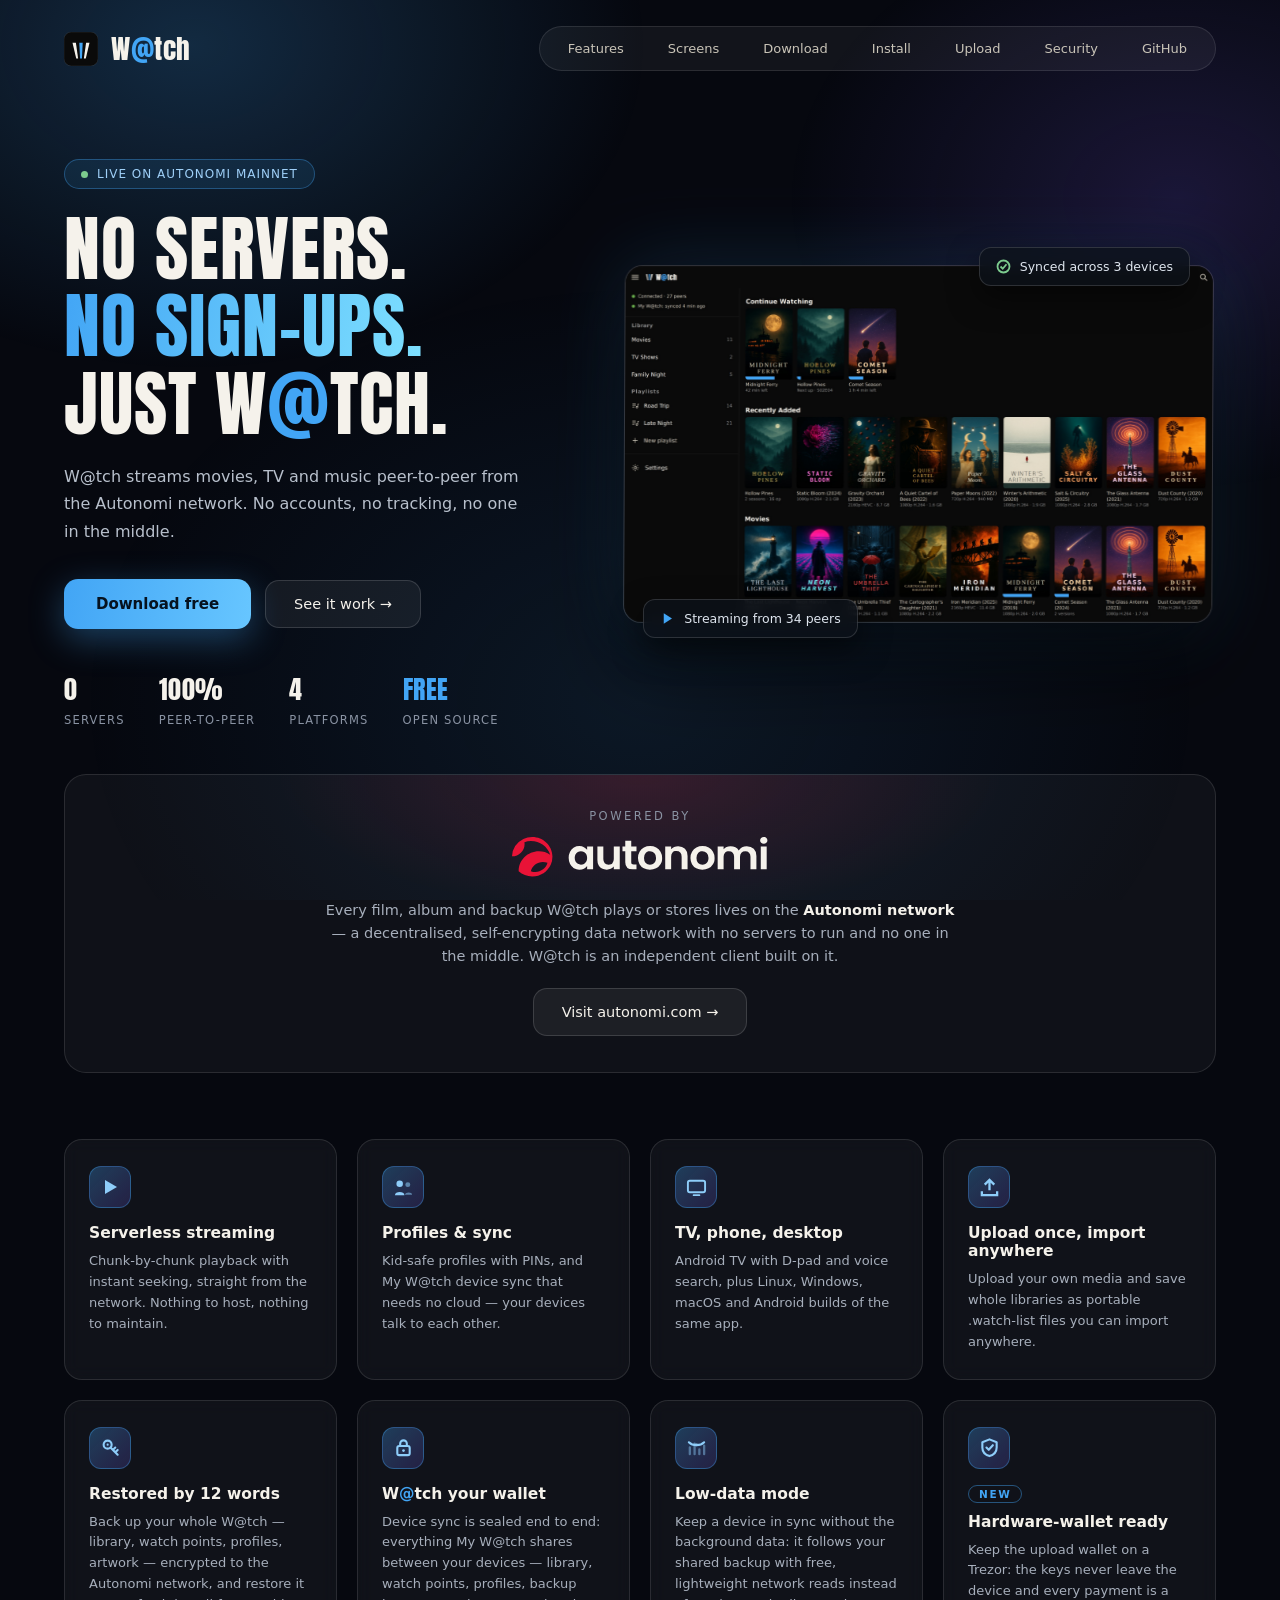
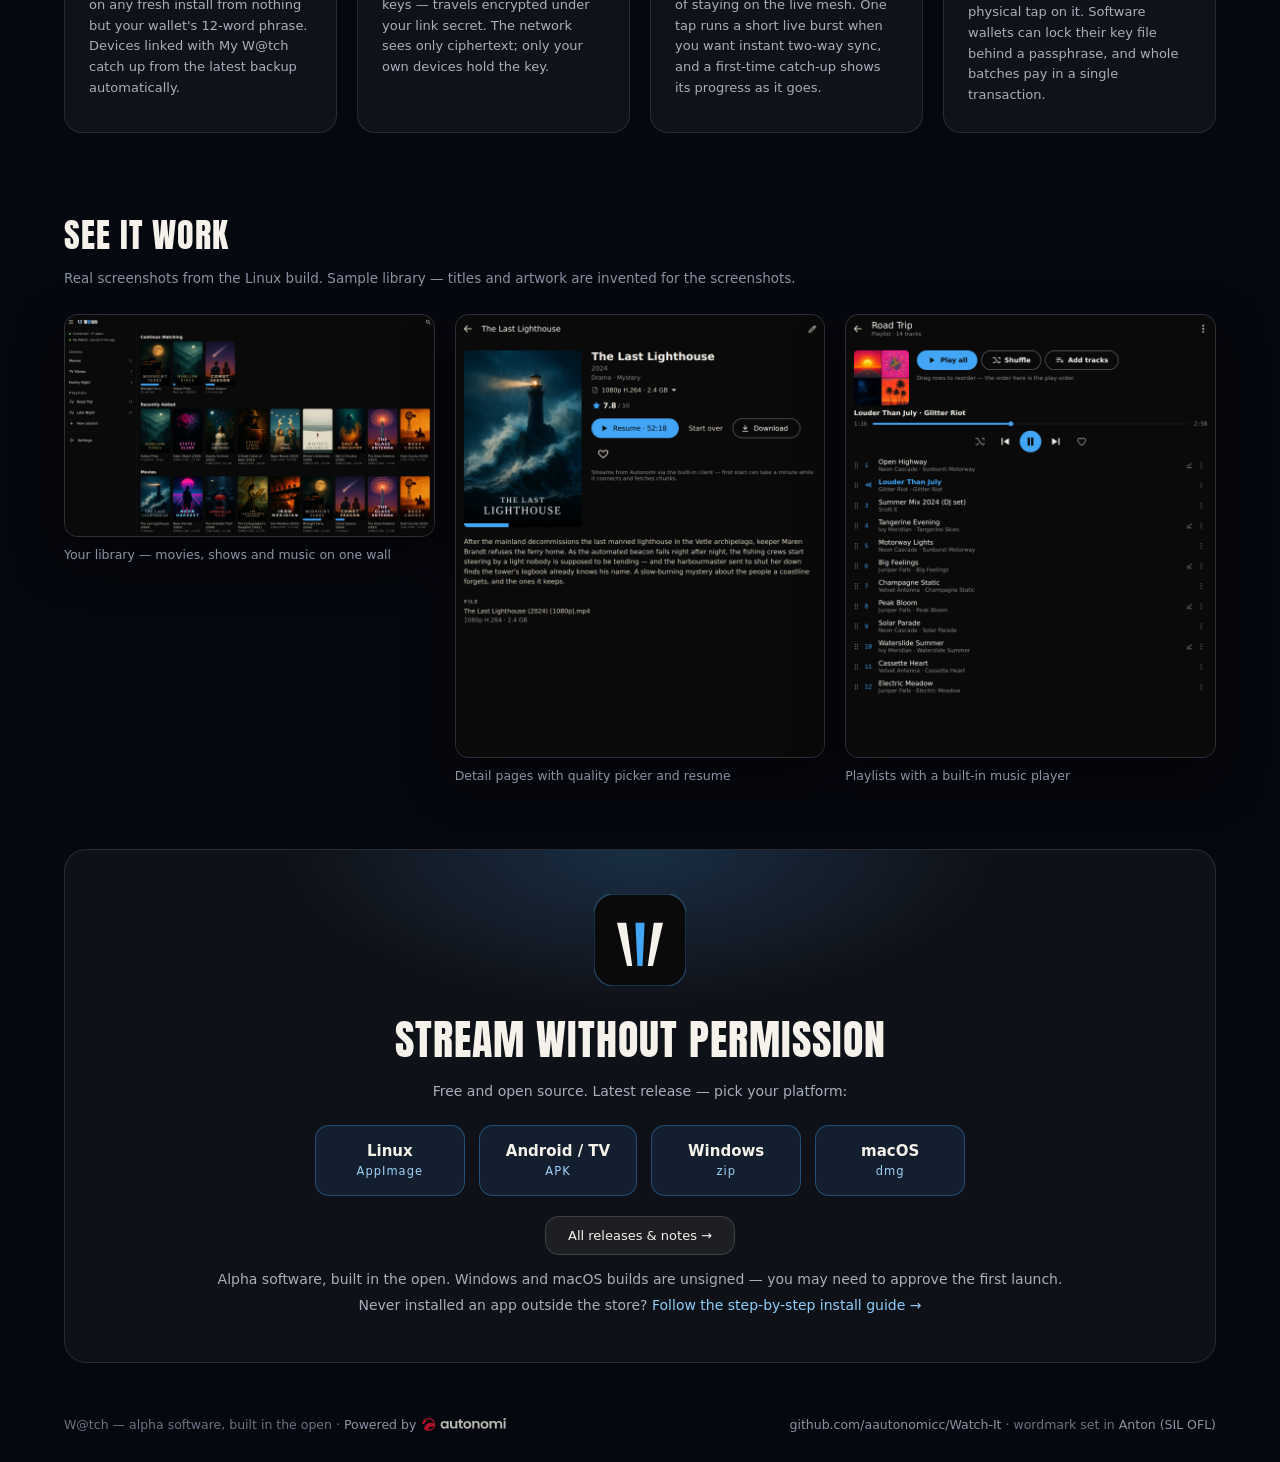
<file: index.html>
<!DOCTYPE html>
<html lang="en">
<head>
<meta charset="utf-8">
<meta name="viewport" content="width=device-width, initial-scale=1">
<title>W@tch — stream from the Autonomi network</title>
<meta name="description" content="W@tch streams movies, TV and music peer-to-peer from the Autonomi network. No servers, no sign-ups, no tracking. Free and open source for Linux, Android / Android TV, Windows and macOS.">
<link rel="icon" href="assets/icon.svg" type="image/svg+xml">
<meta property="og:title" content="W@tch — stream from the Autonomi network">
<meta property="og:description" content="No servers. No sign-ups. Just W@tch. Peer-to-peer movies, TV and music — free and open source.">
<meta property="og:image" content="https://aautonomicc.github.io/watch-site/assets/social-preview.png">
<meta property="og:url" content="https://aautonomicc.github.io/watch-site/">
<meta property="og:type" content="website">
<link rel="stylesheet" href="style.css">
</head>
<body>
<div class="bgfx"></div>
<div class="page">

<nav>
  <a class="lockup" href="#top" aria-label="W@tch home">
    <svg width="34" height="34" viewBox="0 0 512 512" aria-hidden="true"><rect width="512" height="512" rx="110" fill="#0a0a0a" stroke="rgba(255,255,255,0.16)" stroke-width="8"/><path d="M 128 160 L 179.2 160 L 212.8 400 L 184 400 Z" fill="#f5f2eb"/><path d="M 230.4 160 L 281.6 160 L 270.4 400 L 241.6 400 Z" fill="#42a5f5"/><path d="M 332.8 160 L 384 160 L 328 400 L 299.2 400 Z" fill="#f5f2eb"/></svg>
    <div class="wordmark">W<span class="accent">@</span>tch</div>
  </a>
  <div class="navpill">
    <a href="#features">Features</a>
    <a href="#screens">Screens</a>
    <a href="#download">Download</a>
    <a href="install.html">Install</a>
    <a href="upload.html">Upload</a>
    <a href="security.html">Security</a>
    <a href="https://github.com/aautonomicc/Watch-It">GitHub</a>
  </div>
</nav>

<header class="hero" id="top">
  <div class="hleft">
    <div class="chip"><div class="dot"></div>LIVE ON AUTONOMI MAINNET</div>
    <h1>No servers.<br><span class="grad">No sign&#8209;ups.</span><br>Just W<span class="accent">@</span>tch.</h1>
    <p class="sub">W@tch streams movies, TV and music peer-to-peer from the Autonomi network. No accounts, no tracking, no one in the middle.</p>
    <div class="ctas">
      <a class="btn-primary" href="#download">Download free</a>
      <a class="btn-glass" href="#screens">See it work &rarr;</a>
    </div>
    <div class="stats">
      <div class="stat"><b>0</b><span>SERVERS</span></div>
      <div class="stat"><b>100%</b><span>PEER-TO-PEER</span></div>
      <div class="stat"><b>4</b><span>PLATFORMS</span></div>
      <div class="stat"><b class="accent">FREE</b><span>OPEN SOURCE</span></div>
    </div>
  </div>
  <div class="hright">
    <div class="floatchip">
      <div class="fc fc-top"><svg width="15" height="15" viewBox="0 0 20 20" aria-hidden="true"><circle cx="10" cy="10" r="8" fill="none" stroke="#7CCB8E" stroke-width="2.4"/><path d="M6 10 L9 13 L14 7" stroke="#7CCB8E" stroke-width="2.4" fill="none"/></svg>Synced across 3 devices</div>
      <div class="fc fc-bottom"><svg width="15" height="15" viewBox="0 0 20 20" aria-hidden="true"><path d="M5 3 L16 10 L5 17 Z" fill="#42A5F5"/></svg>Streaming from 34 peers</div>
      <div class="shotcard"><img src="assets/screenshots/home-linux.jpg" alt="W@tch home screen on Linux: library wall with movie and album posters and a pinned library panel" width="1500" height="900"></div>
    </div>
  </div>
</header>

<section class="powered" aria-label="Powered by the Autonomi network">
  <div class="poweredcard">
    <div class="poweredtext">
      <div class="poweredkicker">POWERED BY</div>
      <a class="poweredlogo" href="https://autonomi.com/" target="_blank" rel="noopener"><img src="assets/autonomi-wordmark.svg" alt="Autonomi" width="256" height="40"></a>
      <p>Every film, album and backup W@tch plays or stores lives on the <b>Autonomi network</b> — a decentralised, self-encrypting data network with no servers to run and no one in the middle. W@tch is an independent client built on it.</p>
      <a class="btn-glass poweredcta" href="https://autonomi.com/" target="_blank" rel="noopener">Visit autonomi.com &rarr;</a>
    </div>
  </div>
</section>

<section class="features" id="features">
  <div class="gcard"><div class="ic"><svg width="20" height="20" viewBox="0 0 20 20" aria-hidden="true"><path d="M5 3 L17 10 L5 17 Z" fill="#8ecdf9"/></svg></div><h3>Serverless streaming</h3><p>Chunk-by-chunk playback with instant seeking, straight from the network. Nothing to host, nothing to maintain.</p></div>
  <div class="gcard"><div class="ic"><svg width="21" height="21" viewBox="0 0 22 22" aria-hidden="true"><circle cx="7" cy="7" r="3.4" fill="#8ecdf9"/><circle cx="15.5" cy="8" r="2.6" fill="#8ecdf9" opacity="0.55"/><path d="M2 19 C2 14.5 12 14.5 12 19 Z" fill="#8ecdf9"/><path d="M12.5 18.5 C13 15.5 20 15.5 20 18.5 Z" fill="#8ecdf9" opacity="0.55"/></svg></div><h3>Profiles &amp; sync</h3><p>Kid-safe profiles with PINs, and My W@tch device sync that needs no cloud — your devices talk to each other.</p></div>
  <div class="gcard"><div class="ic"><svg width="21" height="21" viewBox="0 0 22 22" aria-hidden="true"><rect x="2" y="4" width="18" height="12" rx="2" fill="none" stroke="#8ecdf9" stroke-width="2"/><rect x="7" y="18" width="8" height="2" rx="1" fill="#8ecdf9"/></svg></div><h3>TV, phone, desktop</h3><p>Android TV with D-pad and voice search, plus Linux, Windows, macOS and Android builds of the same app.</p></div>
  <div class="gcard"><div class="ic"><svg width="21" height="21" viewBox="0 0 22 22" aria-hidden="true"><path d="M11 3 L11 14 M6 8 L11 3 L16 8" stroke="#8ecdf9" stroke-width="2.4" fill="none"/><path d="M3 15 L3 19 L19 19 L19 15" stroke="#8ecdf9" stroke-width="2.4" fill="none"/></svg></div><h3>Upload once, import anywhere</h3><p>Upload your own media and save whole libraries as portable .watch-list files you can import anywhere.</p></div>
  <div class="gcard"><div class="ic"><svg width="21" height="21" viewBox="0 0 22 22" aria-hidden="true"><circle cx="8" cy="8" r="4.2" fill="none" stroke="#8ecdf9" stroke-width="2.2"/><circle cx="8" cy="8" r="1.1" fill="#8ecdf9"/><path d="M11 11 L18.5 18.5 M16 16 L18.5 13.5 M13.5 13.5 L16 11" stroke="#8ecdf9" stroke-width="2.2" fill="none" stroke-linecap="round"/></svg></div><h3>Restored by 12 words</h3><p>Back up your whole W@tch — library, watch points, profiles, artwork — encrypted to the Autonomi network, and restore it on any fresh install from nothing but your wallet's 12-word phrase. Devices linked with My W@tch catch up from the latest backup automatically.</p></div>
  <div class="gcard"><div class="ic"><svg width="21" height="21" viewBox="0 0 22 22" aria-hidden="true"><rect x="4.5" y="9.5" width="13" height="9.5" rx="2" fill="none" stroke="#8ecdf9" stroke-width="2.2"/><path d="M7.5 9.5 L7.5 7 a3.5 3.5 0 0 1 7 0 L14.5 9.5" fill="none" stroke="#8ecdf9" stroke-width="2.2"/><circle cx="11" cy="14.2" r="1.4" fill="#8ecdf9"/></svg></div><h3>W<span class="accent">@</span>tch your wallet</h3><p>Device sync is sealed end to end: everything My W@tch shares between your devices — library, watch points, profiles, backup keys — travels encrypted under your link secret. The network sees only ciphertext; only your own devices hold the key.</p></div>
  <div class="gcard"><div class="ic"><svg width="21" height="21" viewBox="0 0 22 22" aria-hidden="true"><path d="M4 18 L4 11 M9 18 L9 7 M14 18 L14 13 M19 18 L19 9" stroke="#8ecdf9" stroke-width="2.4" fill="none" stroke-linecap="round" opacity="0.45"/><path d="M3 5.5 C7 9.5 15 9.5 19 5.5" stroke="#8ecdf9" stroke-width="2.2" fill="none" stroke-linecap="round"/><circle cx="11" cy="8.2" r="1.5" fill="#8ecdf9"/></svg></div><h3>Low-data mode</h3><p>Keep a device in sync without the background data: it follows your shared backup with free, lightweight network reads instead of staying on the live mesh. One tap runs a short live burst when you want instant two-way sync, and a first-time catch-up shows its progress as it goes.</p></div>
  <div class="gcard"><div class="ic"><svg width="21" height="21" viewBox="0 0 22 22" aria-hidden="true"><path d="M11 2.5 L18.5 5.5 V11 C18.5 15.8 15.3 18.7 11 20 C6.7 18.7 3.5 15.8 3.5 11 V5.5 Z" fill="none" stroke="#8ecdf9" stroke-width="2.2" stroke-linejoin="round"/><path d="M7.8 11 L10.2 13.4 L14.5 8.6" stroke="#8ecdf9" stroke-width="2.2" fill="none" stroke-linecap="round" stroke-linejoin="round"/></svg></div><span class="newpill">NEW</span><h3>Hardware-wallet ready</h3><p>Keep the upload wallet on a Trezor: the keys never leave the device and every payment is a physical tap on it. Software wallets can lock their key file behind a passphrase, and whole batches pay in a single transaction.</p></div>
</section>

<section class="screens" id="screens">
  <h2 class="sectionhead">See it work</h2>
  <p class="sectionsub">Real screenshots from the Linux build. Sample library — titles and artwork are invented for the screenshots.</p>
  <div class="shotgrid">
    <figure class="shotcell"><div class="shotframe"><img src="assets/screenshots/home-linux.jpg" alt="Home library wall with movies, shows and albums" loading="lazy" width="1500" height="900"></div><figcaption>Your library — movies, shows and music on one wall</figcaption></figure>
    <figure class="shotcell"><div class="shotframe"><img src="assets/screenshots/detail-linux.jpg" alt="Movie detail page with poster, overview and quality versions" loading="lazy" width="1500" height="1800"></div><figcaption>Detail pages with quality picker and resume</figcaption></figure>
    <figure class="shotcell"><div class="shotframe"><img src="assets/screenshots/playlist-linux.jpg" alt="Playlist page with cover collage, transport controls and track list" loading="lazy" width="1500" height="1800"></div><figcaption>Playlists with a built-in music player</figcaption></figure>
  </div>
</section>

<section class="big" id="download">
  <div class="glow"></div>
  <div class="bigmark"><svg width="92" height="92" viewBox="0 0 512 512" aria-hidden="true"><rect width="512" height="512" rx="110" fill="#0a0a0a" stroke="rgba(66,165,245,0.35)" stroke-width="8"/><path d="M 128 160 L 179.2 160 L 212.8 400 L 184 400 Z" fill="#f5f2eb"/><path d="M 230.4 160 L 281.6 160 L 270.4 400 L 241.6 400 Z" fill="#42a5f5"/><path d="M 332.8 160 L 384 160 L 328 400 L 299.2 400 Z" fill="#f5f2eb"/></svg></div>
  <h2>STREAM WITHOUT PERMISSION</h2>
  <p>Free and open source. <span id="ver">Latest release</span> — pick your platform:</p>
  <div class="dlrow">
    <a class="dlcard" id="dl-linux" href="https://github.com/aautonomicc/Watch-It/releases/latest"><b>Linux</b><span>AppImage</span></a>
    <a class="dlcard" id="dl-android" href="https://github.com/aautonomicc/Watch-It/releases/latest"><b>Android / TV</b><span>APK</span></a>
    <a class="dlcard" id="dl-windows" href="https://github.com/aautonomicc/Watch-It/releases/latest"><b>Windows</b><span>zip</span></a>
    <a class="dlcard" id="dl-macos" href="https://github.com/aautonomicc/Watch-It/releases/latest"><b>macOS</b><span>dmg</span></a>
  </div>
  <a class="btn-glass allreleases" href="https://github.com/aautonomicc/Watch-It/releases">All releases &amp; notes &rarr;</a>
  <p class="alphanote">Alpha software, built in the open. Windows and macOS builds are unsigned — you may need to approve the first launch.<br>Never installed an app outside the store? <a class="installlink" href="install.html">Follow the step-by-step install guide &rarr;</a></p>
</section>

<footer>
  <div>W@tch — alpha software, built in the open · <a class="footpowered" href="https://autonomi.com/" target="_blank" rel="noopener">Powered by <img src="assets/autonomi-wordmark.svg" alt="Autonomi" width="83" height="13"></a></div>
  <div><a href="https://github.com/aautonomicc/Watch-It">github.com/aautonomicc/Watch-It</a> · wordmark set in <a href="assets/fonts/Anton-OFL.txt">Anton (SIL OFL)</a></div>
</footer>

</div>
<script>
(function () {
  var api = 'https://api.github.com/repos/aautonomicc/Watch-It/releases/latest';
  fetch(api).then(function (r) { return r.ok ? r.json() : null; }).then(function (rel) {
    if (!rel || !rel.assets) return;
    var map = { 'dl-linux': '.AppImage', 'dl-android': '.apk', 'dl-windows': '.zip', 'dl-macos': '.dmg' };
    Object.keys(map).forEach(function (id) {
      var asset = rel.assets.find(function (a) { return a.name.endsWith(map[id]); });
      var el = document.getElementById(id);
      if (asset && el) el.href = asset.browser_download_url;
    });
    var ver = document.getElementById('ver');
    if (ver && rel.tag_name) ver.textContent = 'Latest release ' + rel.tag_name;
  }).catch(function () {});
})();
</script>
</body>
</html>
</file>
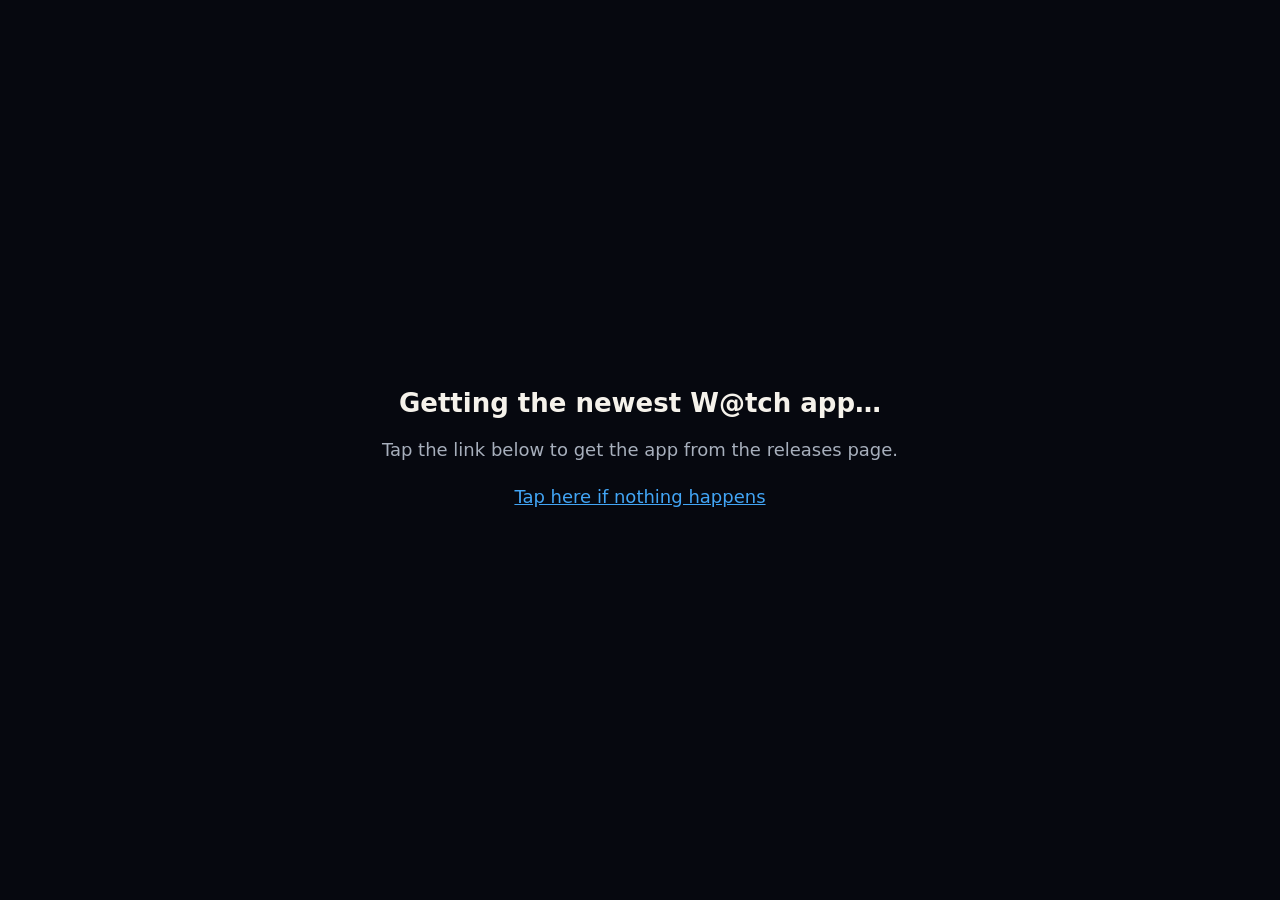
<file: apk/index.html>
<!DOCTYPE html>
<html lang="en">
<head>
<meta charset="utf-8">
<meta name="viewport" content="width=device-width, initial-scale=1">
<title>Downloading W@tch for Android…</title>
<link rel="icon" href="../assets/icon.svg" type="image/svg+xml">
<style>
  body { background: #06080f; color: #F5F2EB; font-family: system-ui, sans-serif;
         display: flex; align-items: center; justify-content: center; min-height: 100vh; margin: 0; text-align: center; }
  a { color: #42A5F5; }
  .box { padding: 40px; max-width: 560px; }
  h1 { font-size: 26px; }
  p { color: #a7afbc; line-height: 1.6; font-size: 18px; }
</style>
</head>
<body>
<div class="box">
  <h1>Getting the newest W@tch app…</h1>
  <p id="msg">Your download should start in a few seconds.</p>
  <p><a id="fallback" href="https://github.com/aautonomicc/Watch-It/releases/latest">Tap here if nothing happens</a></p>
</div>
<script>
/* Resolves the latest .apk release asset and redirects to it, so TVs can
   type the short address aautonomicc.github.io/watch-site/apk into the
   Downloader app instead of a long versioned GitHub URL. */
(function () {
  var api = 'https://api.github.com/repos/aautonomicc/Watch-It/releases/latest';
  fetch(api).then(function (r) { return r.ok ? r.json() : null; }).then(function (rel) {
    var asset = rel && rel.assets && rel.assets.find(function (a) { return a.name.endsWith('.apk'); });
    if (asset) {
      document.getElementById('fallback').href = asset.browser_download_url;
      window.location.href = asset.browser_download_url;
    } else {
      document.getElementById('msg').textContent = 'Tap the link below to get the app from the releases page.';
    }
  }).catch(function () {
    document.getElementById('msg').textContent = 'Tap the link below to get the app from the releases page.';
  });
})();
</script>
</body>
</html>
</file>
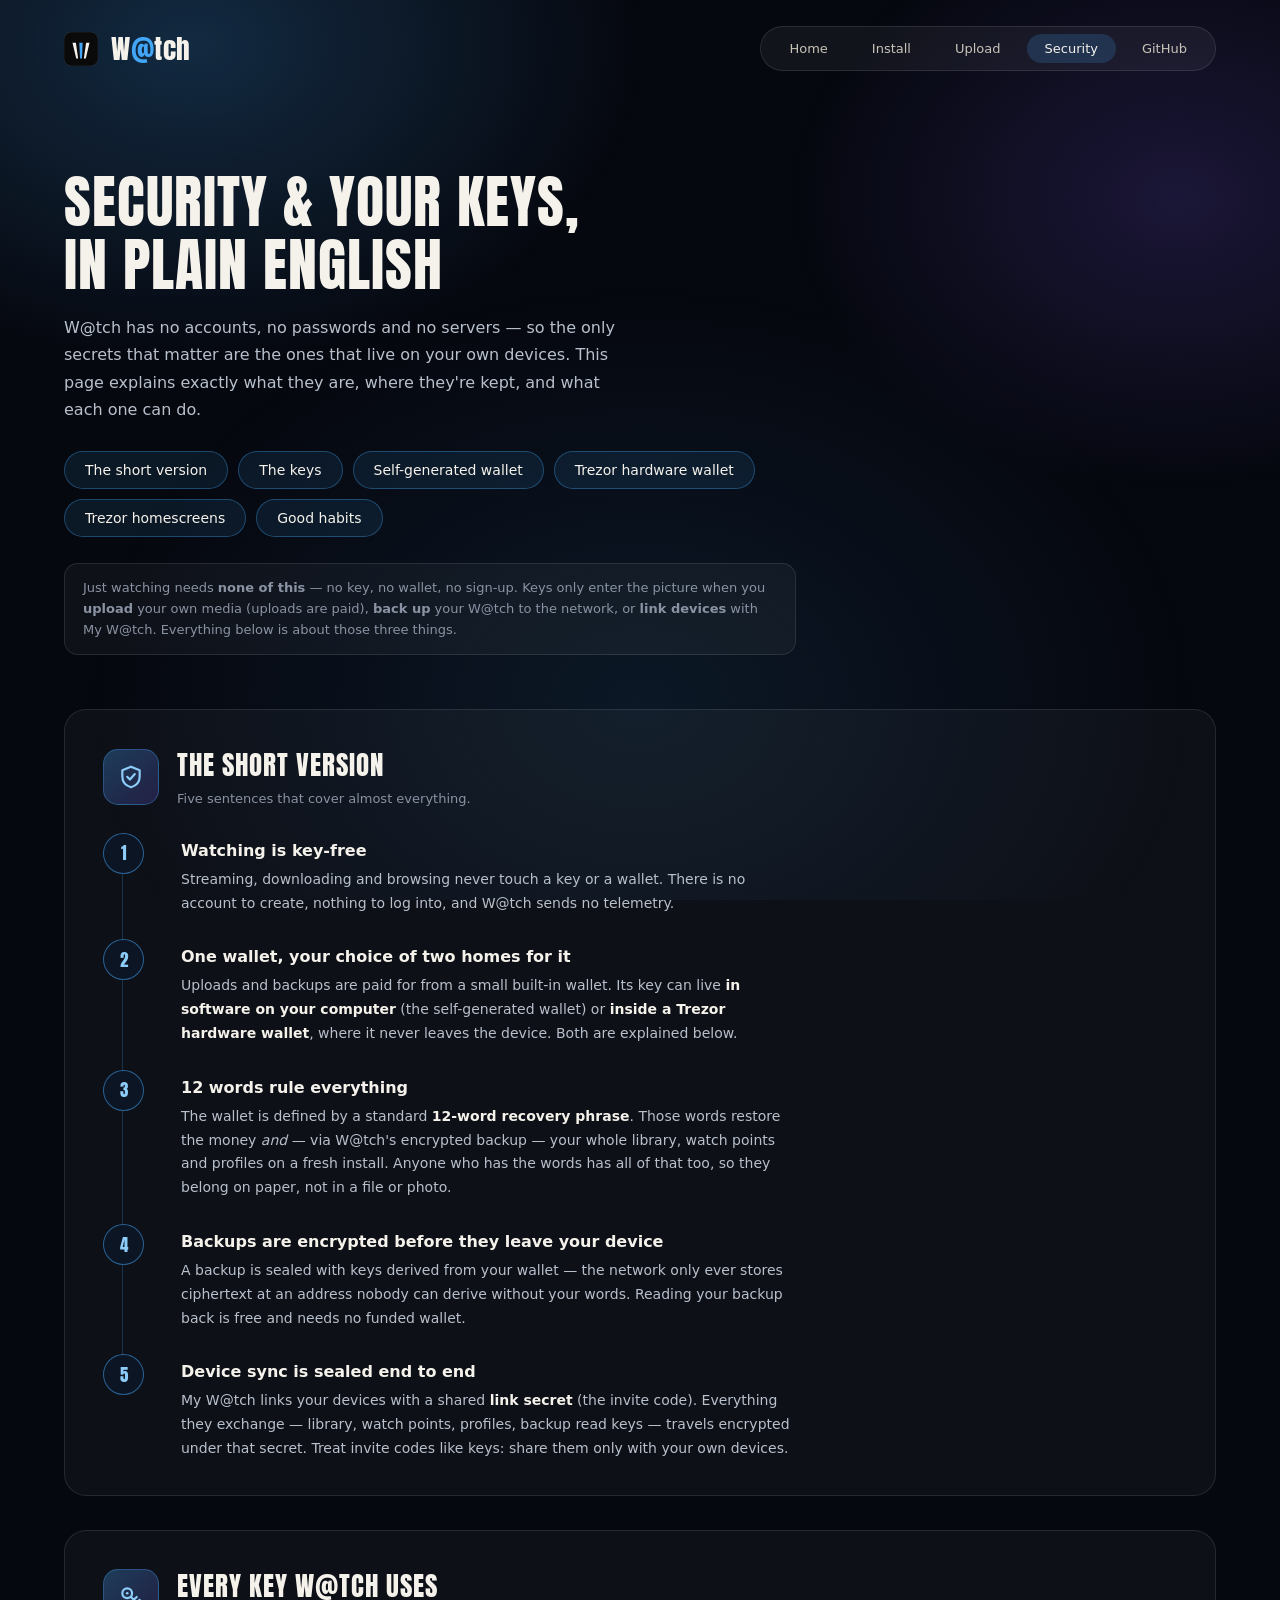
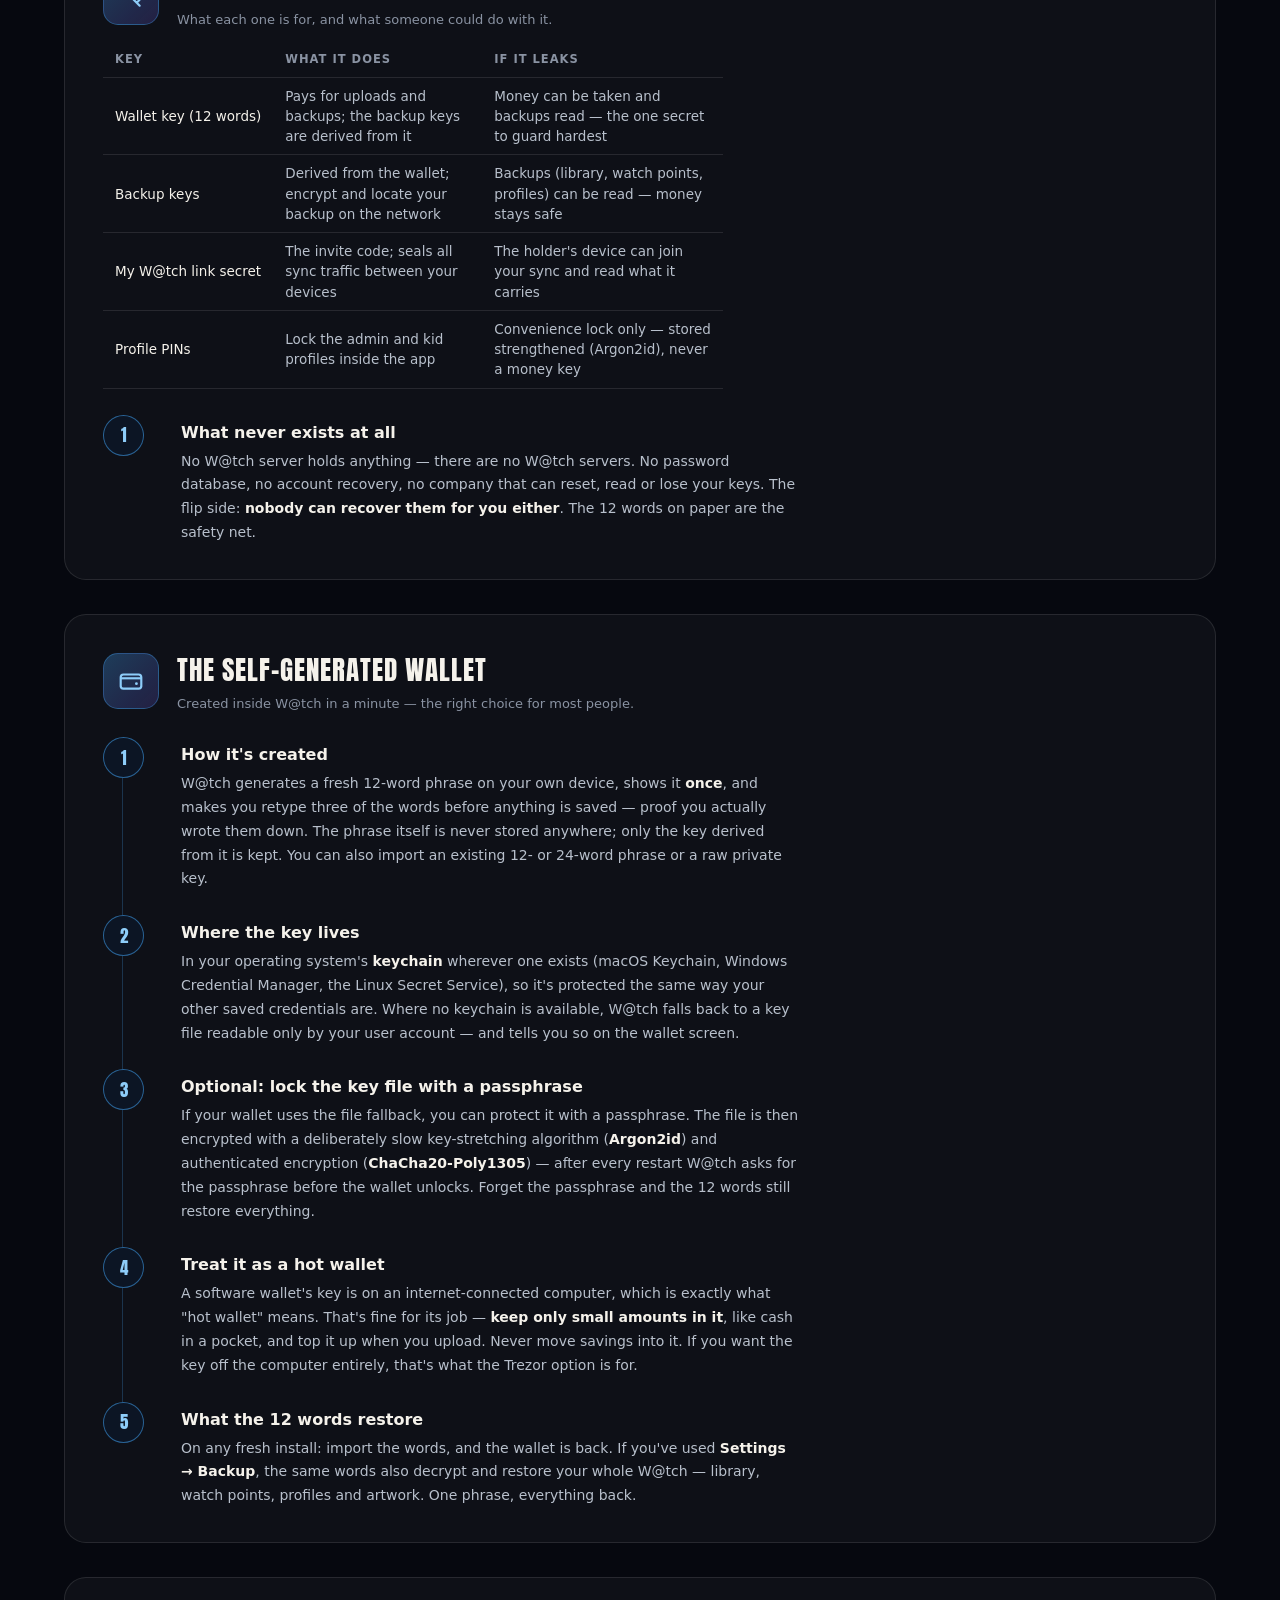
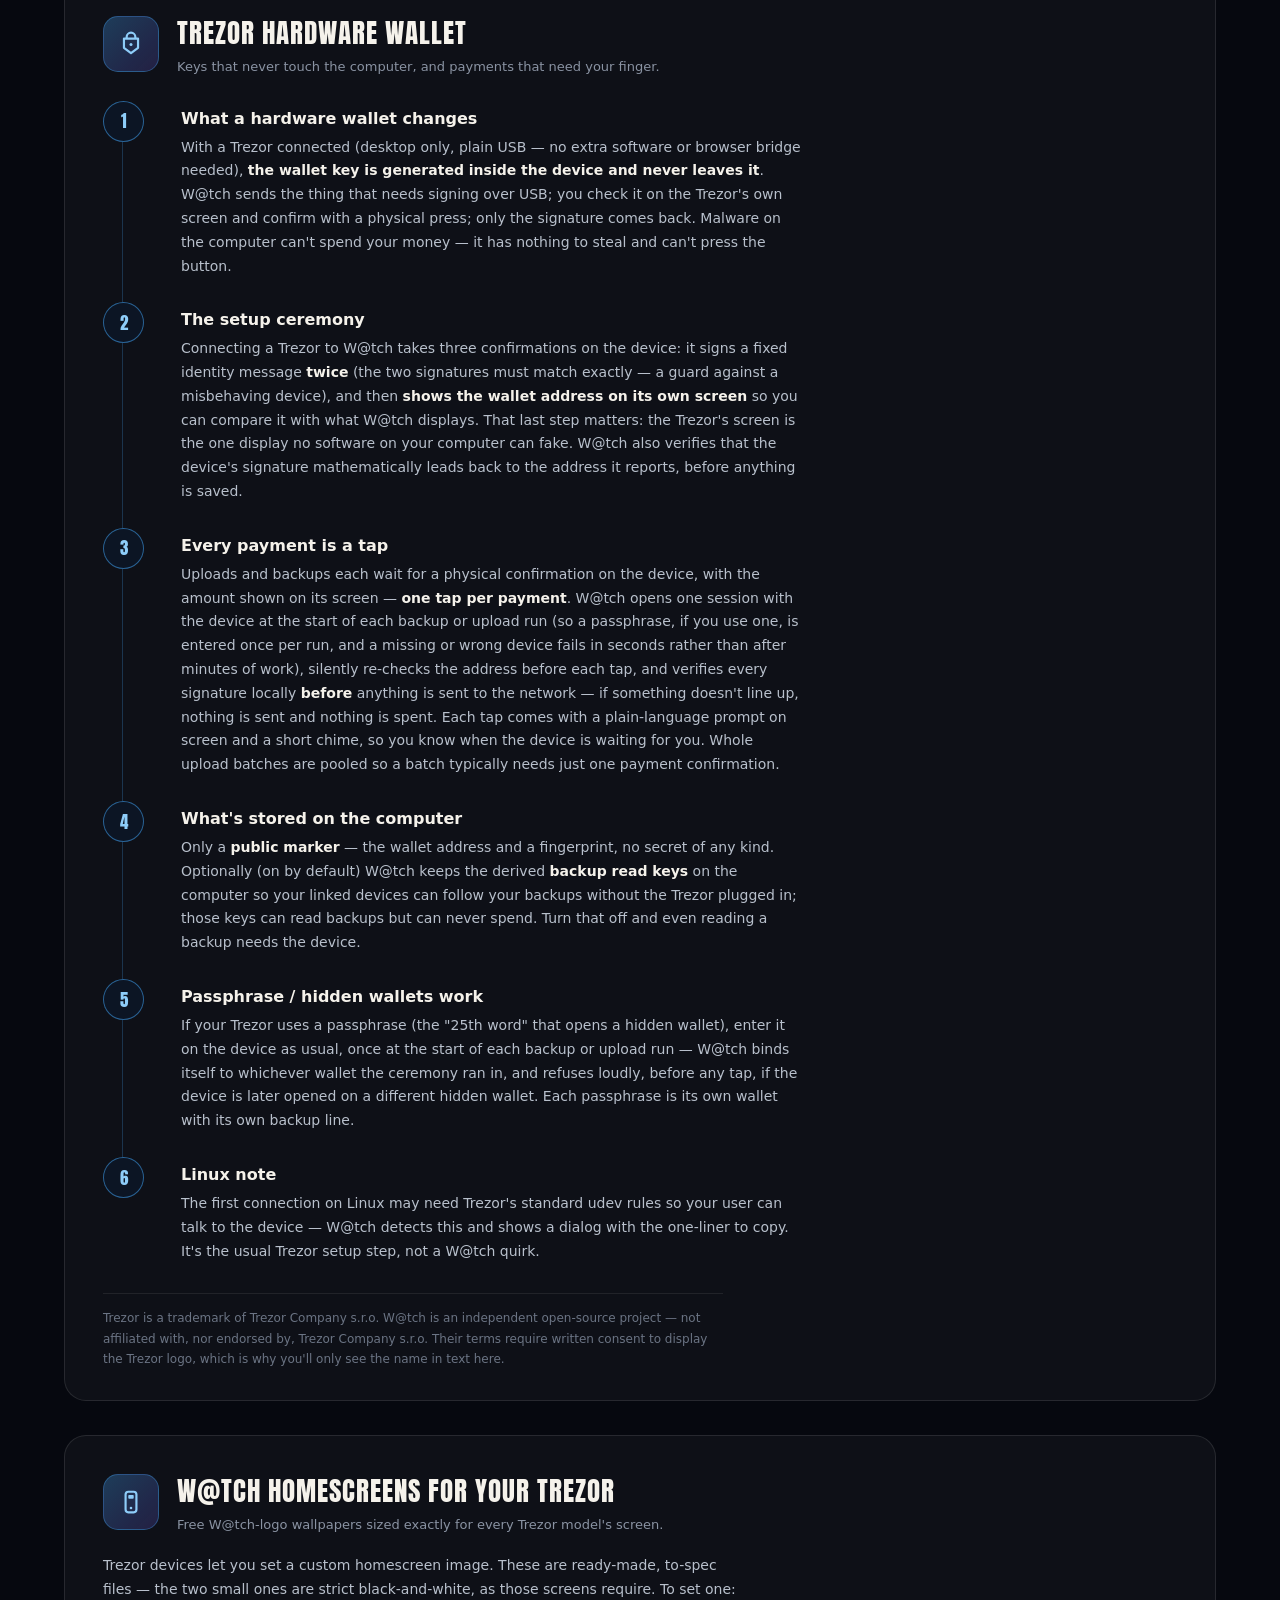
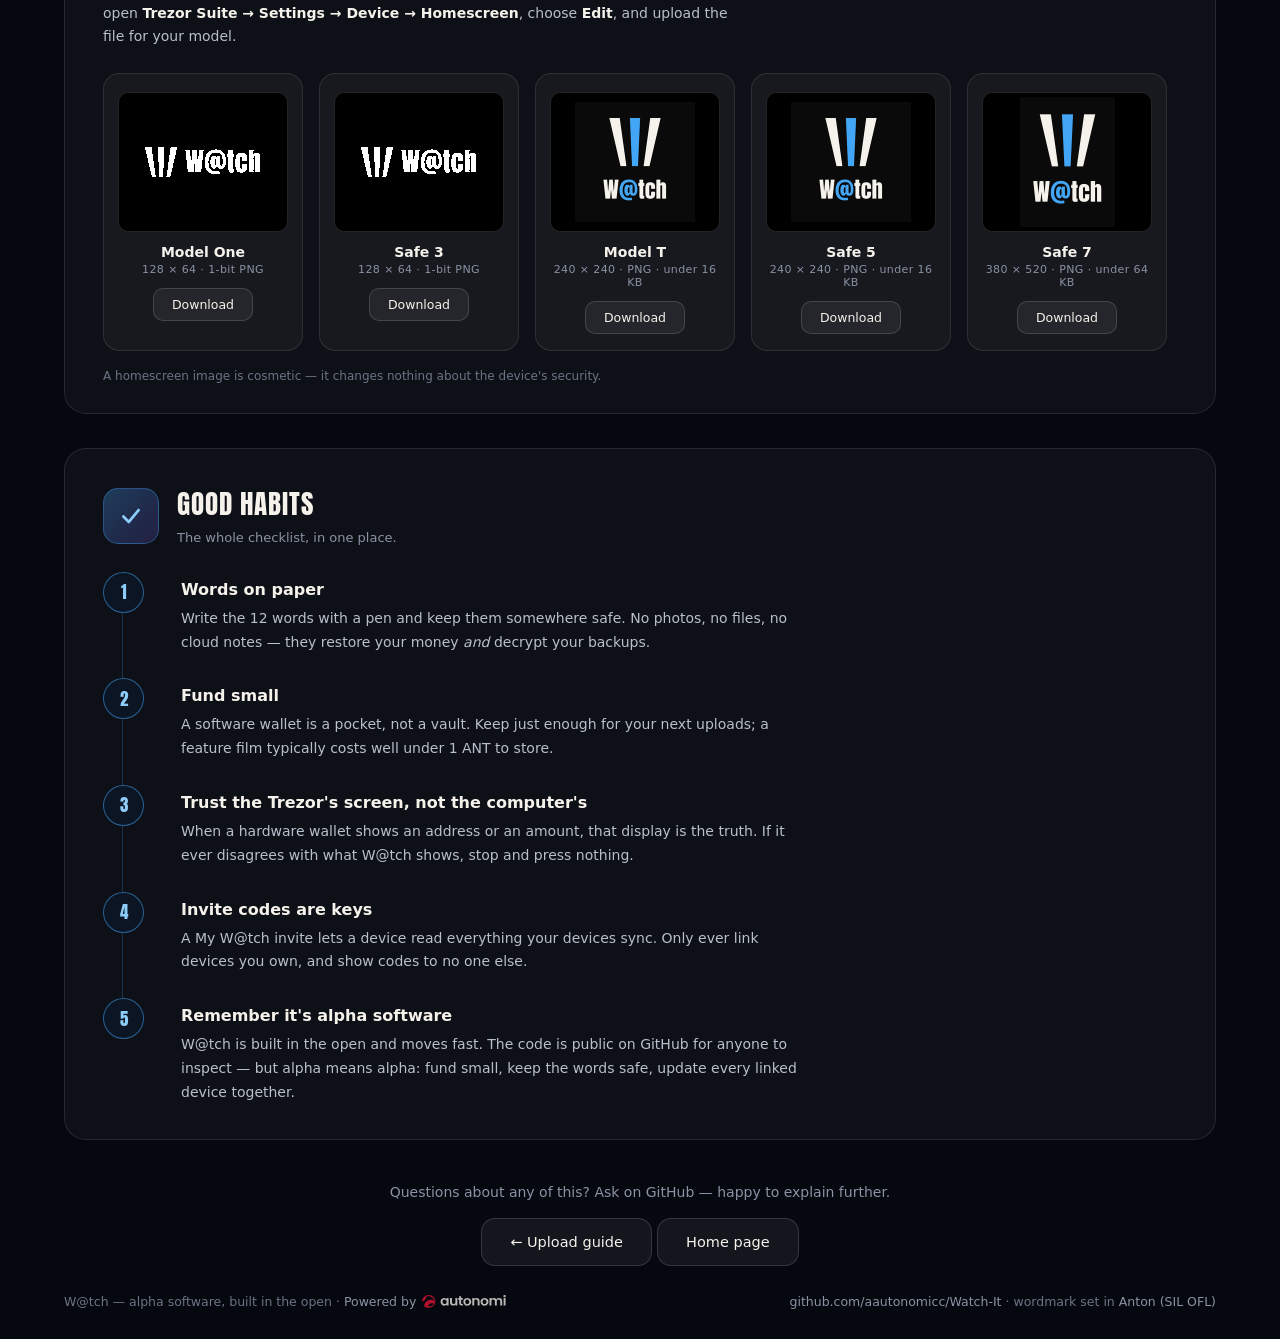
<file: security.html>
<!DOCTYPE html>
<html lang="en">
<head>
<meta charset="utf-8">
<meta name="viewport" content="width=device-width, initial-scale=1">
<title>Security &amp; keys in W@tch — plain-English guide</title>
<meta name="description" content="How W@tch handles security and keys, explained plainly: the self-generated software wallet, Trezor hardware wallets, the 12-word phrase, backups and device sync — plus W@tch homescreen images for every Trezor model.">
<link rel="icon" href="assets/icon.svg" type="image/svg+xml">
<meta property="og:title" content="Security &amp; keys in W@tch">
<meta property="og:description" content="Plain-English explanation of the keys W@tch uses — software wallet, Trezor hardware wallet, backups and device sync.">
<meta property="og:image" content="https://aautonomicc.github.io/watch-site/assets/social-preview.png">
<meta property="og:url" content="https://aautonomicc.github.io/watch-site/security.html">
<meta property="og:type" content="website">
<link rel="stylesheet" href="style.css">
</head>
<body>
<div class="bgfx"></div>
<div class="page">

<nav>
  <a class="lockup" href="index.html" aria-label="W@tch home">
    <svg width="34" height="34" viewBox="0 0 512 512" aria-hidden="true"><rect width="512" height="512" rx="110" fill="#0a0a0a" stroke="rgba(255,255,255,0.16)" stroke-width="8"/><path d="M 128 160 L 179.2 160 L 212.8 400 L 184 400 Z" fill="#f5f2eb"/><path d="M 230.4 160 L 281.6 160 L 270.4 400 L 241.6 400 Z" fill="#42a5f5"/><path d="M 332.8 160 L 384 160 L 328 400 L 299.2 400 Z" fill="#f5f2eb"/></svg>
    <div class="wordmark">W<span class="accent">@</span>tch</div>
  </a>
  <div class="navpill">
    <a href="index.html">Home</a>
    <a href="install.html">Install</a>
    <a href="upload.html">Upload</a>
    <a href="security.html" class="navcurrent">Security</a>
    <a href="https://github.com/aautonomicc/Watch-It">GitHub</a>
  </div>
</nav>

<header class="guidehero">
  <h1>Security &amp; your keys,<br>in plain English</h1>
  <p class="sub">W@tch has no accounts, no passwords and no servers — so the only secrets that matter are the ones that live on your own devices. This page explains exactly what they are, where they're kept, and what each one can do.</p>
  <div class="platjump">
    <a href="#overview">The short version</a>
    <a href="#keys">The keys</a>
    <a href="#software">Self-generated wallet</a>
    <a href="#trezor">Trezor hardware wallet</a>
    <a href="#homescreens">Trezor homescreens</a>
    <a href="#habits">Good habits</a>
  </div>
  <p class="guidenote">Just watching needs <b>none of this</b> — no key, no wallet, no sign-up. Keys only enter the picture when you <b>upload</b> your own media (uploads are paid), <b>back up</b> your W@tch to the network, or <b>link devices</b> with My W@tch. Everything below is about those three things.</p>
</header>

<!-- ============ OVERVIEW ============ -->
<section class="platform" id="overview">
  <div class="plathead"><div class="platicon"><svg width="26" height="26" viewBox="0 0 24 24" aria-hidden="true"><path d="M12 2.5 L20 5.8 V11.5 C20 16.8 16.6 20 12 21.5 C7.4 20 4 16.8 4 11.5 V5.8 Z" fill="none" stroke="#8ecdf9" stroke-width="2" stroke-linejoin="round"/><path d="M8.5 11.8 L11 14.3 L15.5 9.3" stroke="#8ecdf9" stroke-width="2" fill="none" stroke-linecap="round" stroke-linejoin="round"/></svg></div><div><h2>The short version</h2><p>Five sentences that cover almost everything.</p></div></div>
  <ol class="steps">
    <li>
      <h3>Watching is key-free</h3>
      <p>Streaming, downloading and browsing never touch a key or a wallet. There is no account to create, nothing to log into, and W@tch sends no telemetry.</p>
    </li>
    <li>
      <h3>One wallet, your choice of two homes for it</h3>
      <p>Uploads and backups are paid for from a small built-in wallet. Its key can live <b>in software on your computer</b> (the self-generated wallet) or <b>inside a Trezor hardware wallet</b>, where it never leaves the device. Both are explained below.</p>
    </li>
    <li>
      <h3>12 words rule everything</h3>
      <p>The wallet is defined by a standard <b>12-word recovery phrase</b>. Those words restore the money <i>and</i> — via W@tch's encrypted backup — your whole library, watch points and profiles on a fresh install. Anyone who has the words has all of that too, so they belong on paper, not in a file or photo.</p>
    </li>
    <li>
      <h3>Backups are encrypted before they leave your device</h3>
      <p>A backup is sealed with keys derived from your wallet — the network only ever stores ciphertext at an address nobody can derive without your words. Reading your backup back is free and needs no funded wallet.</p>
    </li>
    <li>
      <h3>Device sync is sealed end to end</h3>
      <p>My W@tch links your devices with a shared <b>link secret</b> (the invite code). Everything they exchange — library, watch points, profiles, backup read keys — travels encrypted under that secret. Treat invite codes like keys: share them only with your own devices.</p>
    </li>
  </ol>
</section>

<!-- ============ THE KEYS ============ -->
<section class="platform" id="keys">
  <div class="plathead"><div class="platicon"><svg width="26" height="26" viewBox="0 0 24 24" aria-hidden="true"><circle cx="8.5" cy="8.5" r="4.5" fill="none" stroke="#8ecdf9" stroke-width="2"/><circle cx="8.5" cy="8.5" r="1.2" fill="#8ecdf9"/><path d="M11.8 11.8 L20 20 M17.3 17.3 L20 14.6 M14.6 14.6 L17.3 11.9" stroke="#8ecdf9" stroke-width="2" fill="none" stroke-linecap="round"/></svg></div><div><h2>Every key W@tch uses</h2><p>What each one is for, and what someone could do with it.</p></div></div>
  <table class="qualtable">
    <tr><th>Key</th><th>What it does</th><th>If it leaks</th></tr>
    <tr><td>Wallet key (12 words)</td><td>Pays for uploads and backups; the backup keys are derived from it</td><td>Money can be taken and backups read — the one secret to guard hardest</td></tr>
    <tr><td>Backup keys</td><td>Derived from the wallet; encrypt and locate your backup on the network</td><td>Backups (library, watch points, profiles) can be read — money stays safe</td></tr>
    <tr><td>My W@tch link secret</td><td>The invite code; seals all sync traffic between your devices</td><td>The holder's device can join your sync and read what it carries</td></tr>
    <tr><td>Profile PINs</td><td>Lock the admin and kid profiles inside the app</td><td>Convenience lock only — stored strengthened (Argon2id), never a money key</td></tr>
  </table>
  <ol class="steps" style="margin-top:28px">
    <li>
      <h3>What never exists at all</h3>
      <p>No W@tch server holds anything — there are no W@tch servers. No password database, no account recovery, no company that can reset, read or lose your keys. The flip side: <b>nobody can recover them for you either</b>. The 12 words on paper are the safety net.</p>
    </li>
  </ol>
</section>

<!-- ============ SOFTWARE WALLET ============ -->
<section class="platform" id="software">
  <div class="plathead"><div class="platicon"><svg width="26" height="26" viewBox="0 0 24 24" aria-hidden="true"><rect x="2.5" y="6" width="19" height="13" rx="2.5" fill="none" stroke="#8ecdf9" stroke-width="2"/><path d="M2.5 9.5 L21.5 9.5" stroke="#8ecdf9" stroke-width="2"/><circle cx="17" cy="14.5" r="1.3" fill="#8ecdf9"/></svg></div><div><h2>The self-generated wallet</h2><p>Created inside W@tch in a minute — the right choice for most people.</p></div></div>
  <ol class="steps">
    <li>
      <h3>How it's created</h3>
      <p>W@tch generates a fresh 12-word phrase on your own device, shows it <b>once</b>, and makes you retype three of the words before anything is saved — proof you actually wrote them down. The phrase itself is never stored anywhere; only the key derived from it is kept. You can also import an existing 12- or 24-word phrase or a raw private key.</p>
    </li>
    <li>
      <h3>Where the key lives</h3>
      <p>In your operating system's <b>keychain</b> wherever one exists (macOS Keychain, Windows Credential Manager, the Linux Secret Service), so it's protected the same way your other saved credentials are. Where no keychain is available, W@tch falls back to a key file readable only by your user account — and tells you so on the wallet screen.</p>
    </li>
    <li>
      <h3>Optional: lock the key file with a passphrase</h3>
      <p>If your wallet uses the file fallback, you can protect it with a passphrase. The file is then encrypted with a deliberately slow key-stretching algorithm (<b>Argon2id</b>) and authenticated encryption (<b>ChaCha20-Poly1305</b>) — after every restart W@tch asks for the passphrase before the wallet unlocks. Forget the passphrase and the 12 words still restore everything.</p>
    </li>
    <li>
      <h3>Treat it as a hot wallet</h3>
      <p>A software wallet's key is on an internet-connected computer, which is exactly what "hot wallet" means. That's fine for its job — <b>keep only small amounts in it</b>, like cash in a pocket, and top it up when you upload. Never move savings into it. If you want the key off the computer entirely, that's what the Trezor option is for.</p>
    </li>
    <li>
      <h3>What the 12 words restore</h3>
      <p>On any fresh install: import the words, and the wallet is back. If you've used <b>Settings → Backup</b>, the same words also decrypt and restore your whole W@tch — library, watch points, profiles and artwork. One phrase, everything back.</p>
    </li>
  </ol>
</section>

<!-- ============ TREZOR ============ -->
<section class="platform" id="trezor">
  <div class="plathead"><div class="platicon"><svg width="26" height="26" viewBox="0 0 24 24" aria-hidden="true"><path d="M8 7 V5.5 a4 4 0 0 1 8 0 V7" fill="none" stroke="#8ecdf9" stroke-width="2"/><path d="M5.5 7 h13 v8.5 L12 20.5 L5.5 15.5 Z" fill="none" stroke="#8ecdf9" stroke-width="2" stroke-linejoin="round"/><circle cx="12" cy="12.5" r="1.4" fill="#8ecdf9"/></svg></div><div><h2>Trezor hardware wallet</h2><p>Keys that never touch the computer, and payments that need your finger.</p></div></div>
  <ol class="steps">
    <li>
      <h3>What a hardware wallet changes</h3>
      <p>With a Trezor connected (desktop only, plain USB — no extra software or browser bridge needed), <b>the wallet key is generated inside the device and never leaves it</b>. W@tch sends the thing that needs signing over USB; you check it on the Trezor's own screen and confirm with a physical press; only the signature comes back. Malware on the computer can't spend your money — it has nothing to steal and can't press the button.</p>
    </li>
    <li>
      <h3>The setup ceremony</h3>
      <p>Connecting a Trezor to W@tch takes three confirmations on the device: it signs a fixed identity message <b>twice</b> (the two signatures must match exactly — a guard against a misbehaving device), and then <b>shows the wallet address on its own screen</b> so you can compare it with what W@tch displays. That last step matters: the Trezor's screen is the one display no software on your computer can fake. W@tch also verifies that the device's signature mathematically leads back to the address it reports, before anything is saved.</p>
    </li>
    <li>
      <h3>Every payment is a tap</h3>
      <p>Uploads and backups each wait for a physical confirmation on the device, with the amount shown on its screen — <b>one tap per payment</b>. W@tch opens one session with the device at the start of each backup or upload run (so a passphrase, if you use one, is entered once per run, and a missing or wrong device fails in seconds rather than after minutes of work), silently re-checks the address before each tap, and verifies every signature locally <b>before</b> anything is sent to the network — if something doesn't line up, nothing is sent and nothing is spent. Each tap comes with a plain-language prompt on screen and a short chime, so you know when the device is waiting for you. Whole upload batches are pooled so a batch typically needs just one payment confirmation.</p>
    </li>
    <li>
      <h3>What's stored on the computer</h3>
      <p>Only a <b>public marker</b> — the wallet address and a fingerprint, no secret of any kind. Optionally (on by default) W@tch keeps the derived <b>backup read keys</b> on the computer so your linked devices can follow your backups without the Trezor plugged in; those keys can read backups but can never spend. Turn that off and even reading a backup needs the device.</p>
    </li>
    <li>
      <h3>Passphrase / hidden wallets work</h3>
      <p>If your Trezor uses a passphrase (the "25th word" that opens a hidden wallet), enter it on the device as usual, once at the start of each backup or upload run — W@tch binds itself to whichever wallet the ceremony ran in, and refuses loudly, before any tap, if the device is later opened on a different hidden wallet. Each passphrase is its own wallet with its own backup line.</p>
    </li>
    <li>
      <h3>Linux note</h3>
      <p>The first connection on Linux may need Trezor's standard udev rules so your user can talk to the device — W@tch detects this and shows a dialog with the one-liner to copy. It's the usual Trezor setup step, not a W@tch quirk.</p>
    </li>
  </ol>
  <p class="trademarknote">Trezor is a trademark of Trezor Company s.r.o. W@tch is an independent open-source project — not affiliated with, nor endorsed by, Trezor Company s.r.o. Their terms require written consent to display the Trezor logo, which is why you'll only see the name in text here.</p>
</section>

<!-- ============ HOMESCREENS ============ -->
<section class="platform" id="homescreens">
  <div class="plathead"><div class="platicon"><svg width="26" height="26" viewBox="0 0 24 24" aria-hidden="true"><rect x="7" y="2.5" width="10" height="19" rx="2.5" fill="none" stroke="#8ecdf9" stroke-width="2"/><rect x="9.5" y="5.5" width="5" height="3.4" rx="0.8" fill="#8ecdf9"/><circle cx="12" cy="17.5" r="1.2" fill="#8ecdf9"/></svg></div><div><h2>W@tch homescreens for your Trezor</h2><p>Free W@tch-logo wallpapers sized exactly for every Trezor model's screen.</p></div></div>
  <p class="hsintro">Trezor devices let you set a custom homescreen image. These are ready-made, to-spec files — the two small ones are strict black-and-white, as those screens require. To set one: open <b>Trezor Suite → Settings → Device → Homescreen</b>, choose <b>Edit</b>, and upload the file for your model.</p>
  <div class="hsgrid">
    <div class="hscard">
      <div class="hsframe hsmono"><img src="assets/trezor/watch-homescreen-trezor-model-one-128x64.png" alt="W@tch logo homescreen for Trezor Model One, 128 by 64 pixels, black and white" width="128" height="64"></div>
      <b>Model One</b><span>128 × 64 · 1-bit PNG</span>
      <a class="btn-glass hsdl" href="assets/trezor/watch-homescreen-trezor-model-one-128x64.png" download>Download</a>
    </div>
    <div class="hscard">
      <div class="hsframe hsmono"><img src="assets/trezor/watch-homescreen-trezor-safe-3-128x64.png" alt="W@tch logo homescreen for Trezor Safe 3, 128 by 64 pixels, black and white" width="128" height="64"></div>
      <b>Safe 3</b><span>128 × 64 · 1-bit PNG</span>
      <a class="btn-glass hsdl" href="assets/trezor/watch-homescreen-trezor-safe-3-128x64.png" download>Download</a>
    </div>
    <div class="hscard">
      <div class="hsframe"><img src="assets/trezor/watch-homescreen-trezor-model-t-240x240.png" alt="W@tch logo homescreen for Trezor Model T, 240 by 240 pixels, colour" width="120" height="120"></div>
      <b>Model T</b><span>240 × 240 · PNG · under 16 KB</span>
      <a class="btn-glass hsdl" href="assets/trezor/watch-homescreen-trezor-model-t-240x240.png" download>Download</a>
    </div>
    <div class="hscard">
      <div class="hsframe"><img src="assets/trezor/watch-homescreen-trezor-safe-5-240x240.png" alt="W@tch logo homescreen for Trezor Safe 5, 240 by 240 pixels, colour" width="120" height="120"></div>
      <b>Safe 5</b><span>240 × 240 · PNG · under 16 KB</span>
      <a class="btn-glass hsdl" href="assets/trezor/watch-homescreen-trezor-safe-5-240x240.png" download>Download</a>
    </div>
    <div class="hscard">
      <div class="hsframe"><img src="assets/trezor/watch-homescreen-trezor-safe-7-380x520.png" alt="W@tch logo homescreen for Trezor Safe 7, 380 by 520 pixels, colour" width="95" height="130"></div>
      <b>Safe 7</b><span>380 × 520 · PNG · under 64 KB</span>
      <a class="btn-glass hsdl" href="assets/trezor/watch-homescreen-trezor-safe-7-380x520.png" download>Download</a>
    </div>
  </div>
  <p class="hsnote">A homescreen image is cosmetic — it changes nothing about the device's security.</p>
</section>

<!-- ============ GOOD HABITS ============ -->
<section class="platform" id="habits">
  <div class="plathead"><div class="platicon"><svg width="26" height="26" viewBox="0 0 24 24" aria-hidden="true"><path d="M5 12.5 L10 17.5 L19 6.5" fill="none" stroke="#8ecdf9" stroke-width="2.5" stroke-linecap="round" stroke-linejoin="round"/></svg></div><div><h2>Good habits</h2><p>The whole checklist, in one place.</p></div></div>
  <ol class="steps">
    <li><h3>Words on paper</h3><p>Write the 12 words with a pen and keep them somewhere safe. No photos, no files, no cloud notes — they restore your money <i>and</i> decrypt your backups.</p></li>
    <li><h3>Fund small</h3><p>A software wallet is a pocket, not a vault. Keep just enough for your next uploads; a feature film typically costs well under 1&nbsp;ANT to store.</p></li>
    <li><h3>Trust the Trezor's screen, not the computer's</h3><p>When a hardware wallet shows an address or an amount, that display is the truth. If it ever disagrees with what W@tch shows, stop and press nothing.</p></li>
    <li><h3>Invite codes are keys</h3><p>A My W@tch invite lets a device read everything your devices sync. Only ever link devices you own, and show codes to no one else.</p></li>
    <li><h3>Remember it's alpha software</h3><p>W@tch is built in the open and moves fast. The code is public on <a href="https://github.com/aautonomicc/Watch-It">GitHub</a> for anyone to inspect — but alpha means alpha: fund small, keep the words safe, update every linked device together.</p></li>
  </ol>
</section>

<section class="guidefoot">
  <p>Questions about any of this? Ask on <a href="https://github.com/aautonomicc/Watch-It/issues">GitHub</a> — happy to explain further.</p>
  <a class="btn-glass" href="upload.html">&larr; Upload guide</a>
  <a class="btn-glass" href="index.html">Home page</a>
</section>

<footer>
  <div>W@tch — alpha software, built in the open · <a class="footpowered" href="https://autonomi.com/" target="_blank" rel="noopener">Powered by <img src="assets/autonomi-wordmark.svg" alt="Autonomi" width="83" height="13"></a></div>
  <div><a href="https://github.com/aautonomicc/Watch-It">github.com/aautonomicc/Watch-It</a> · wordmark set in <a href="assets/fonts/Anton-OFL.txt">Anton (SIL OFL)</a></div>
</footer>

</div>
</body>
</html>
</file>
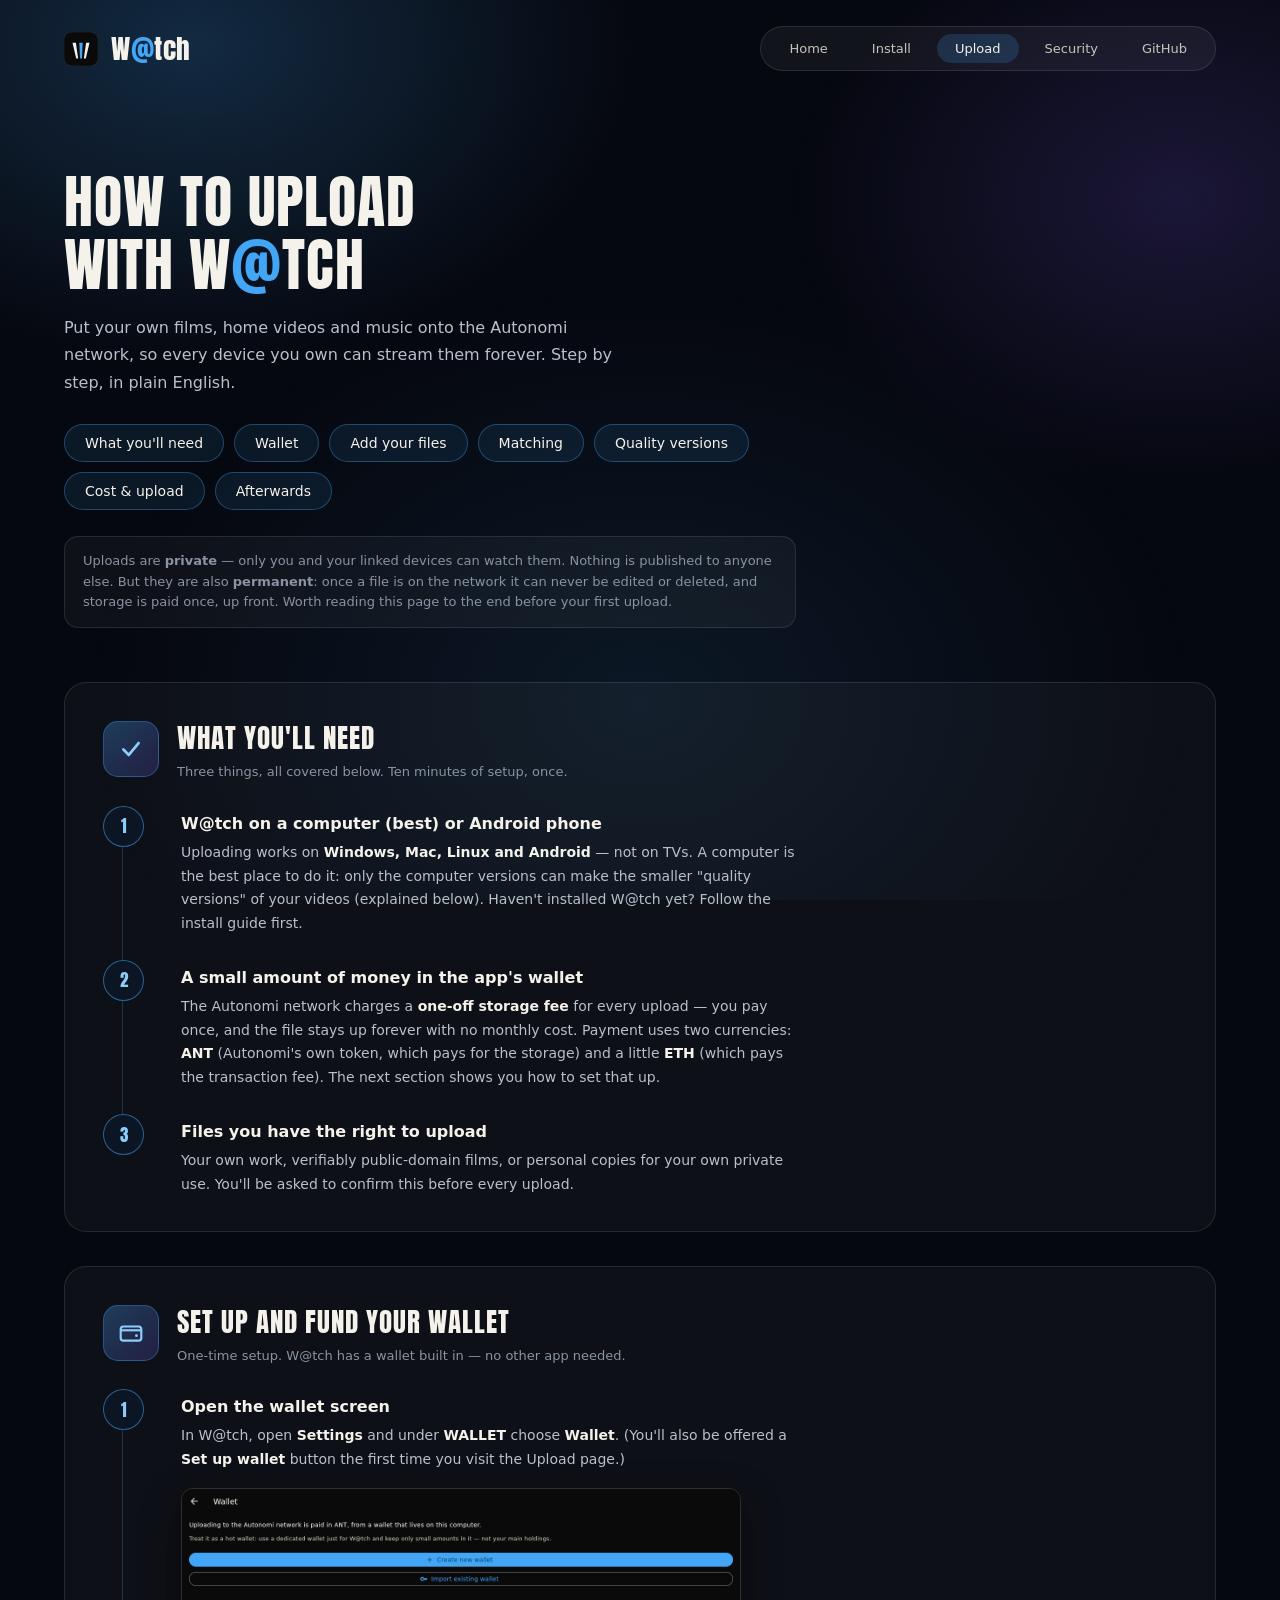
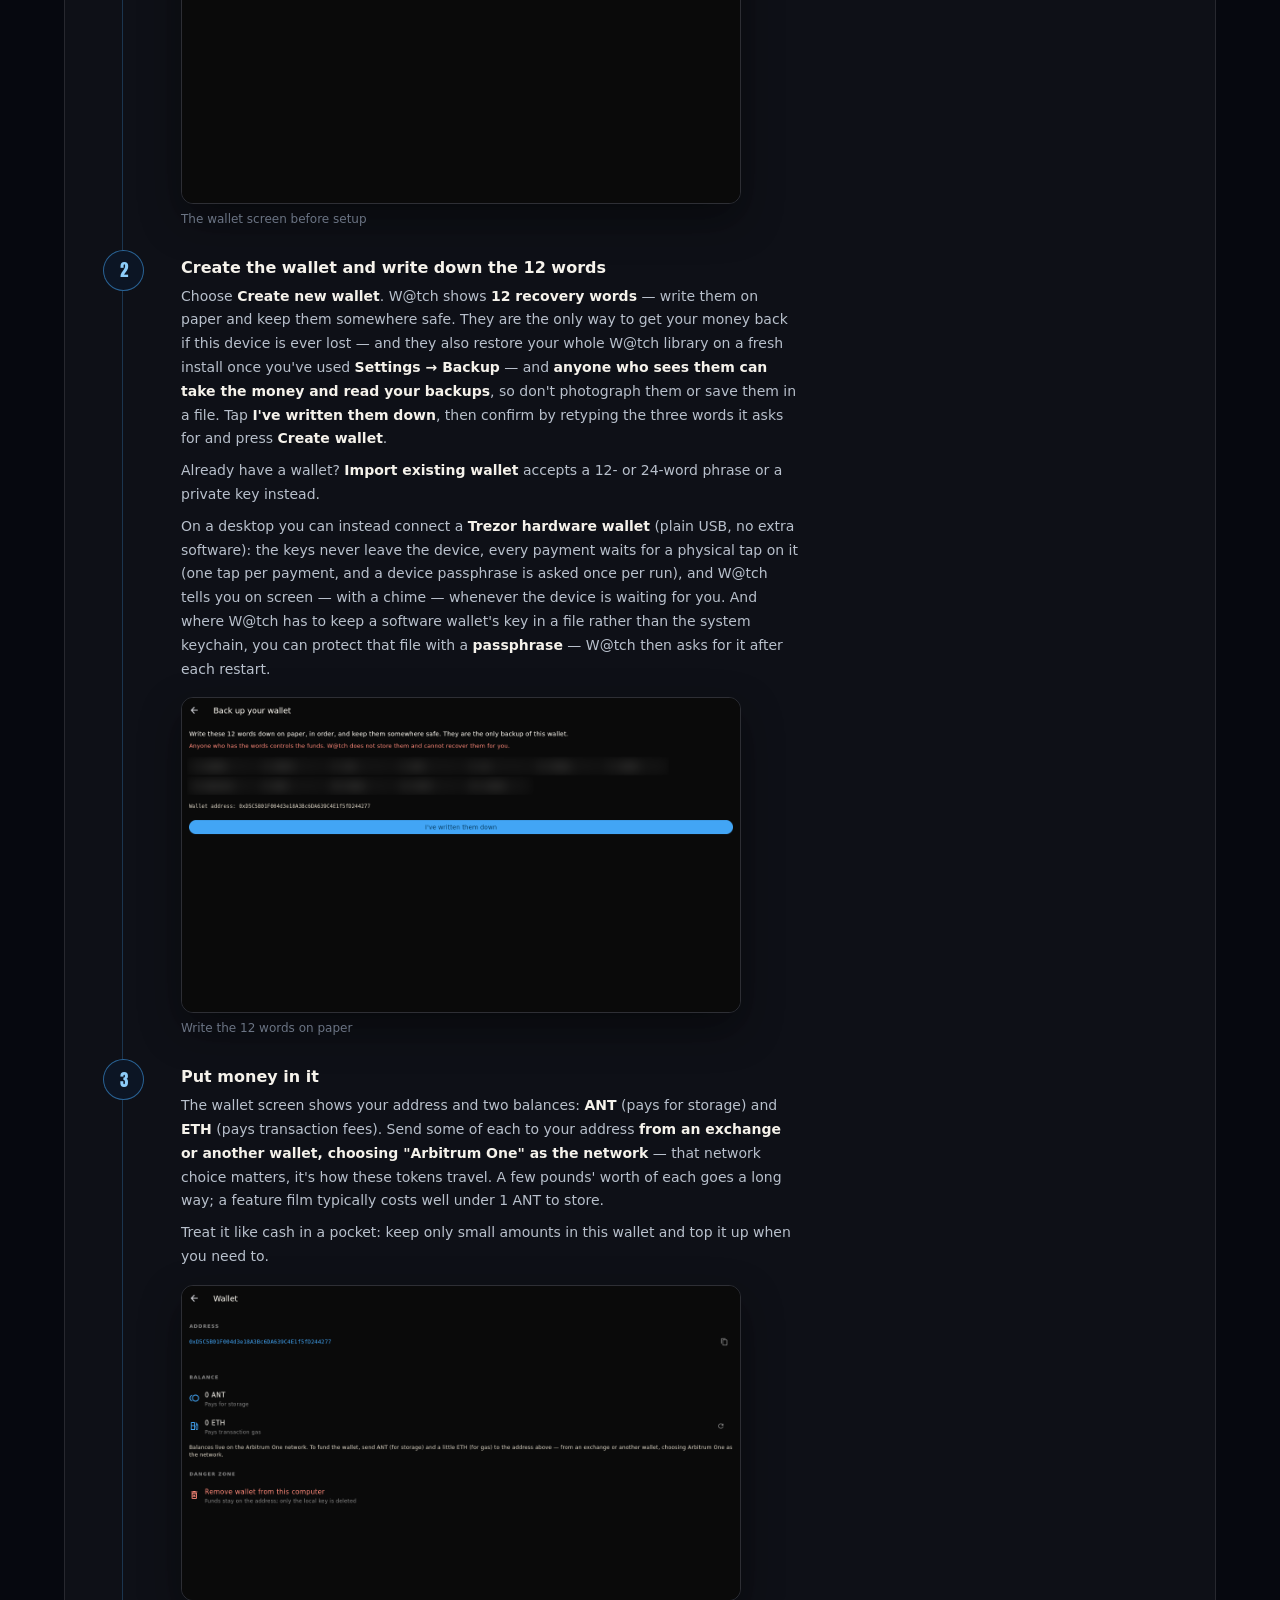
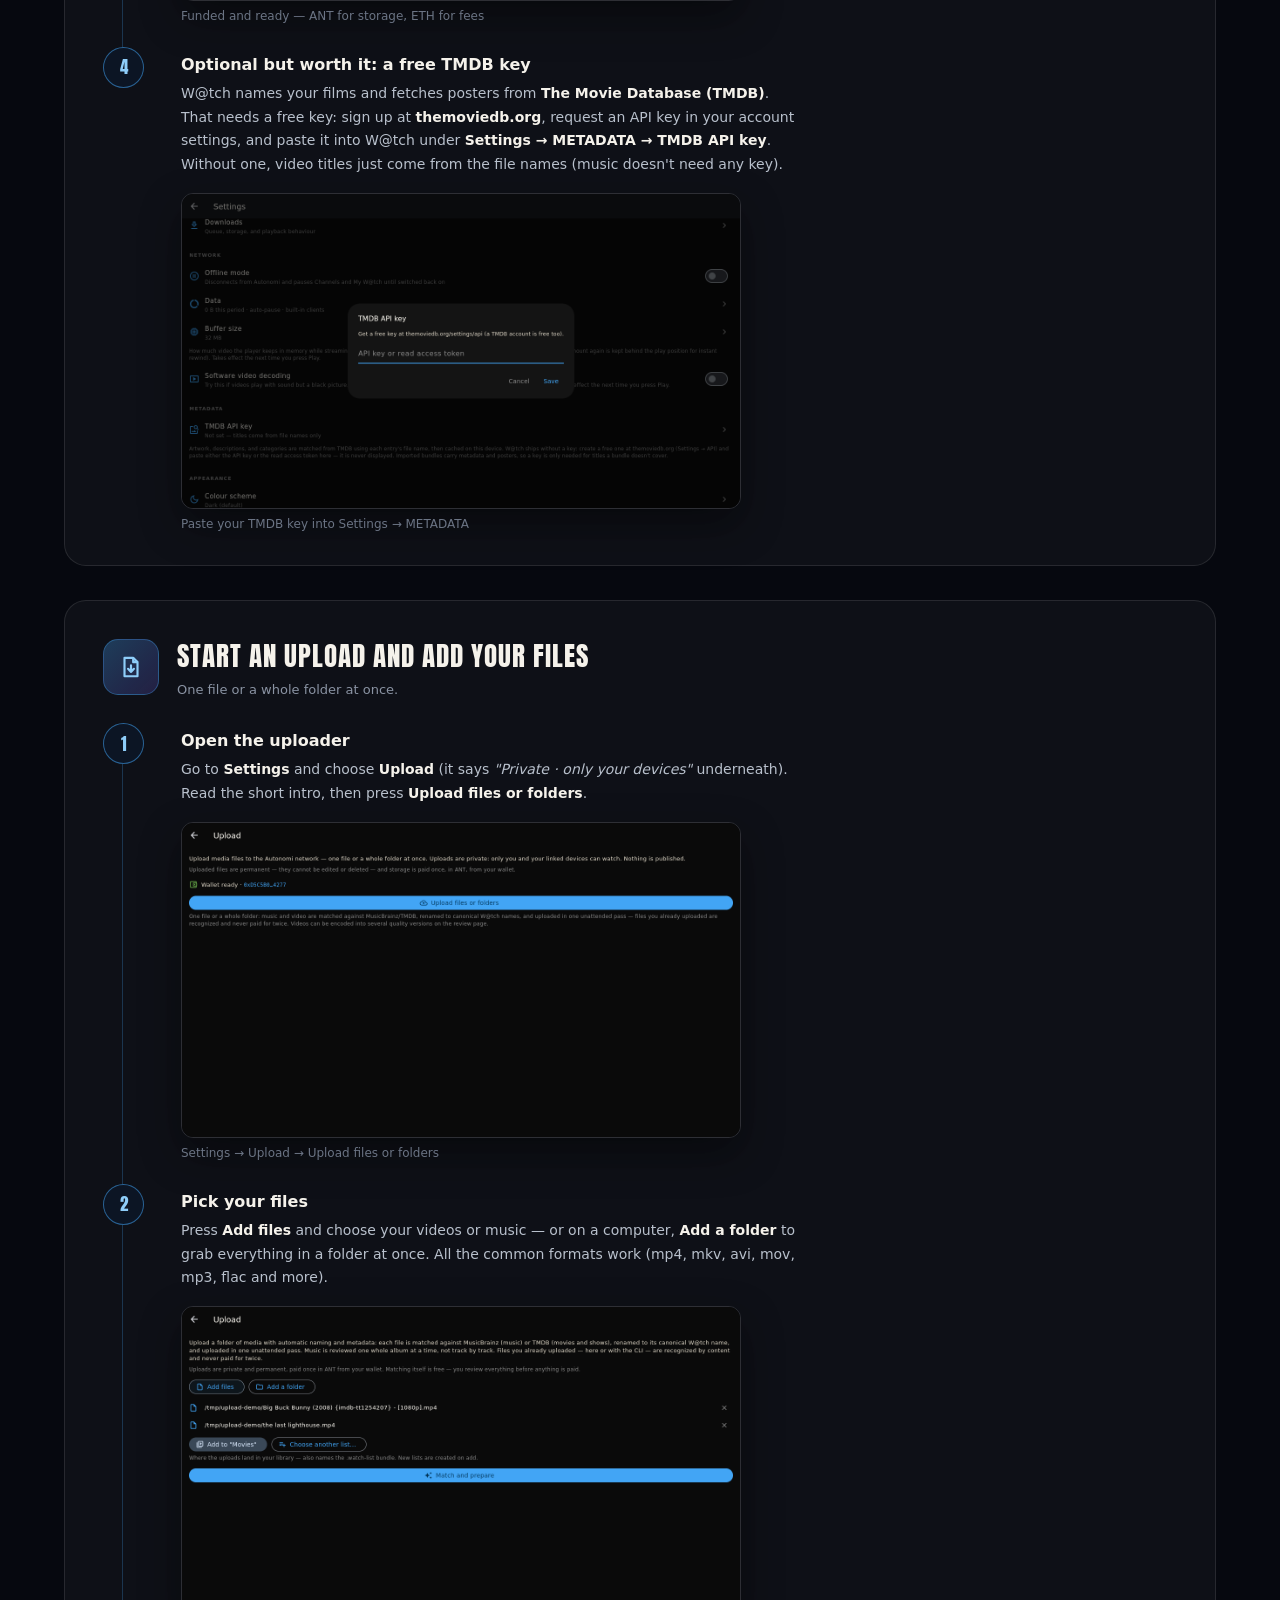
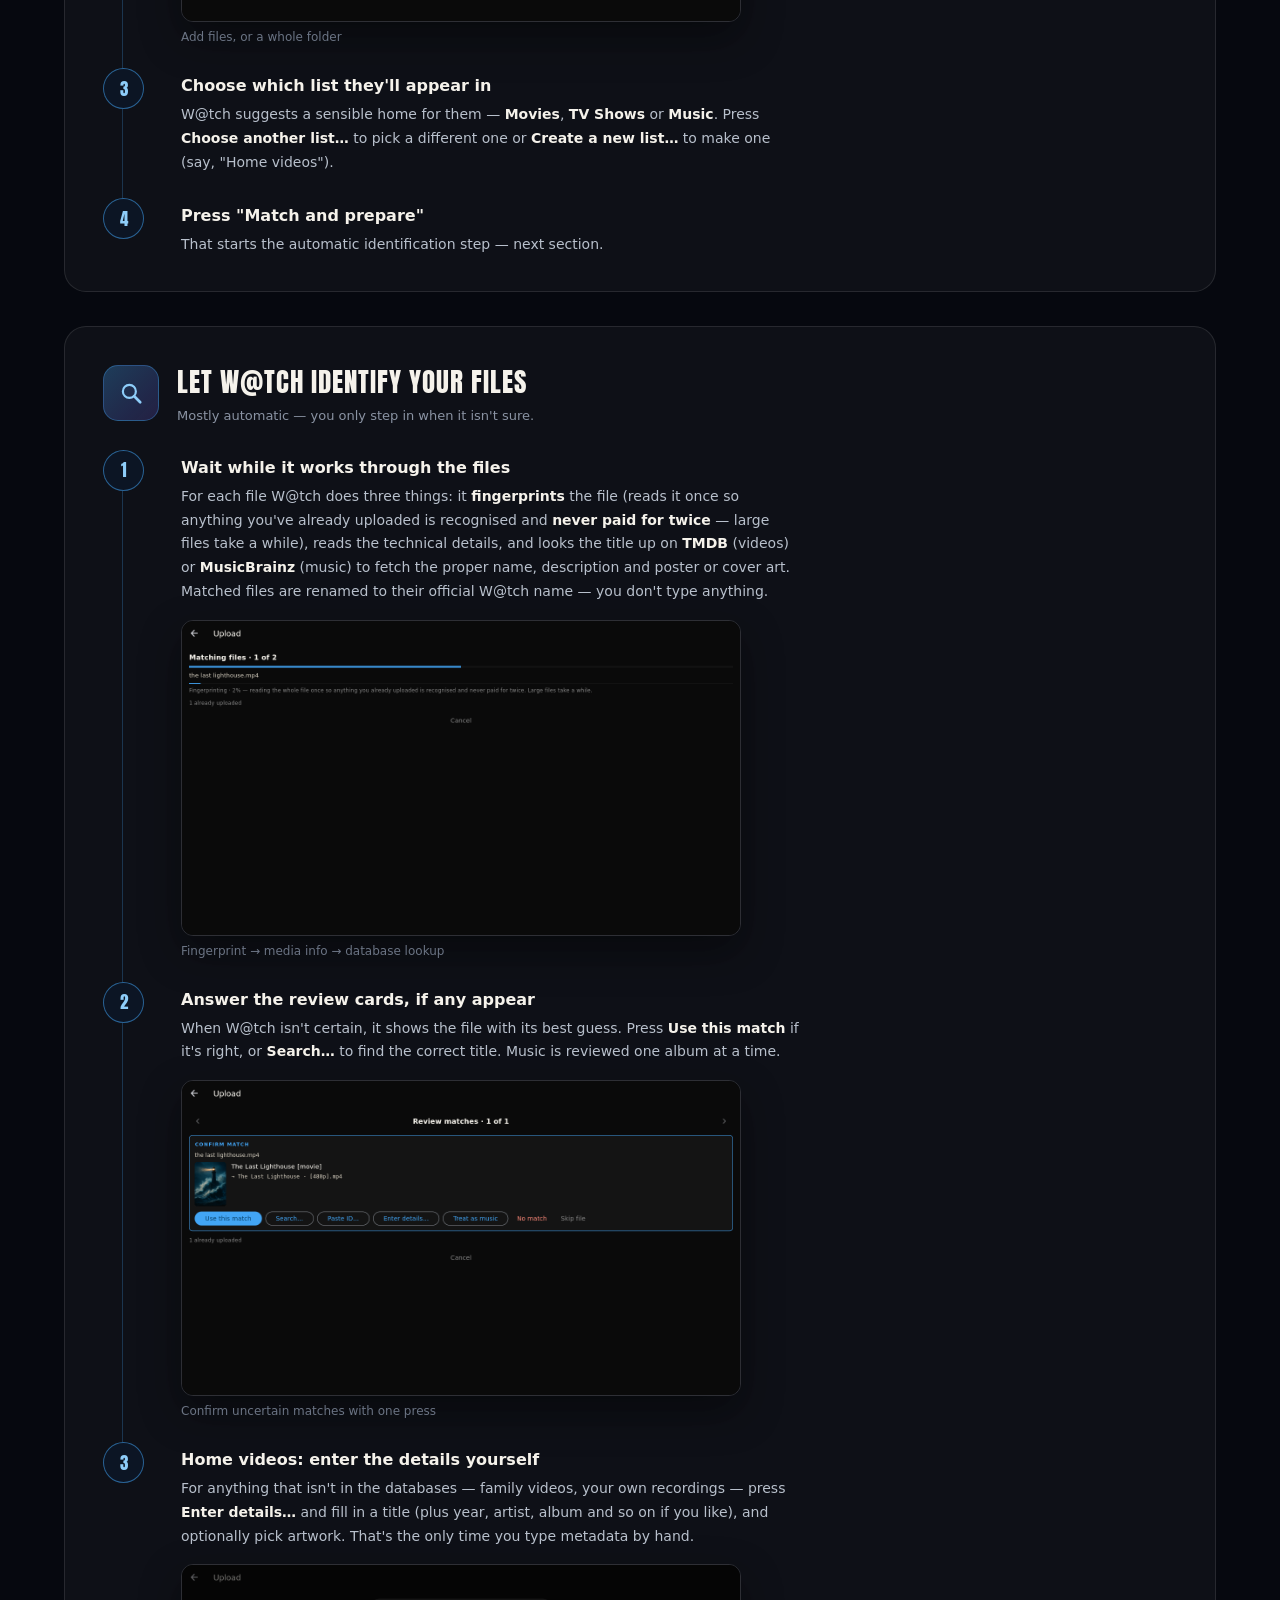
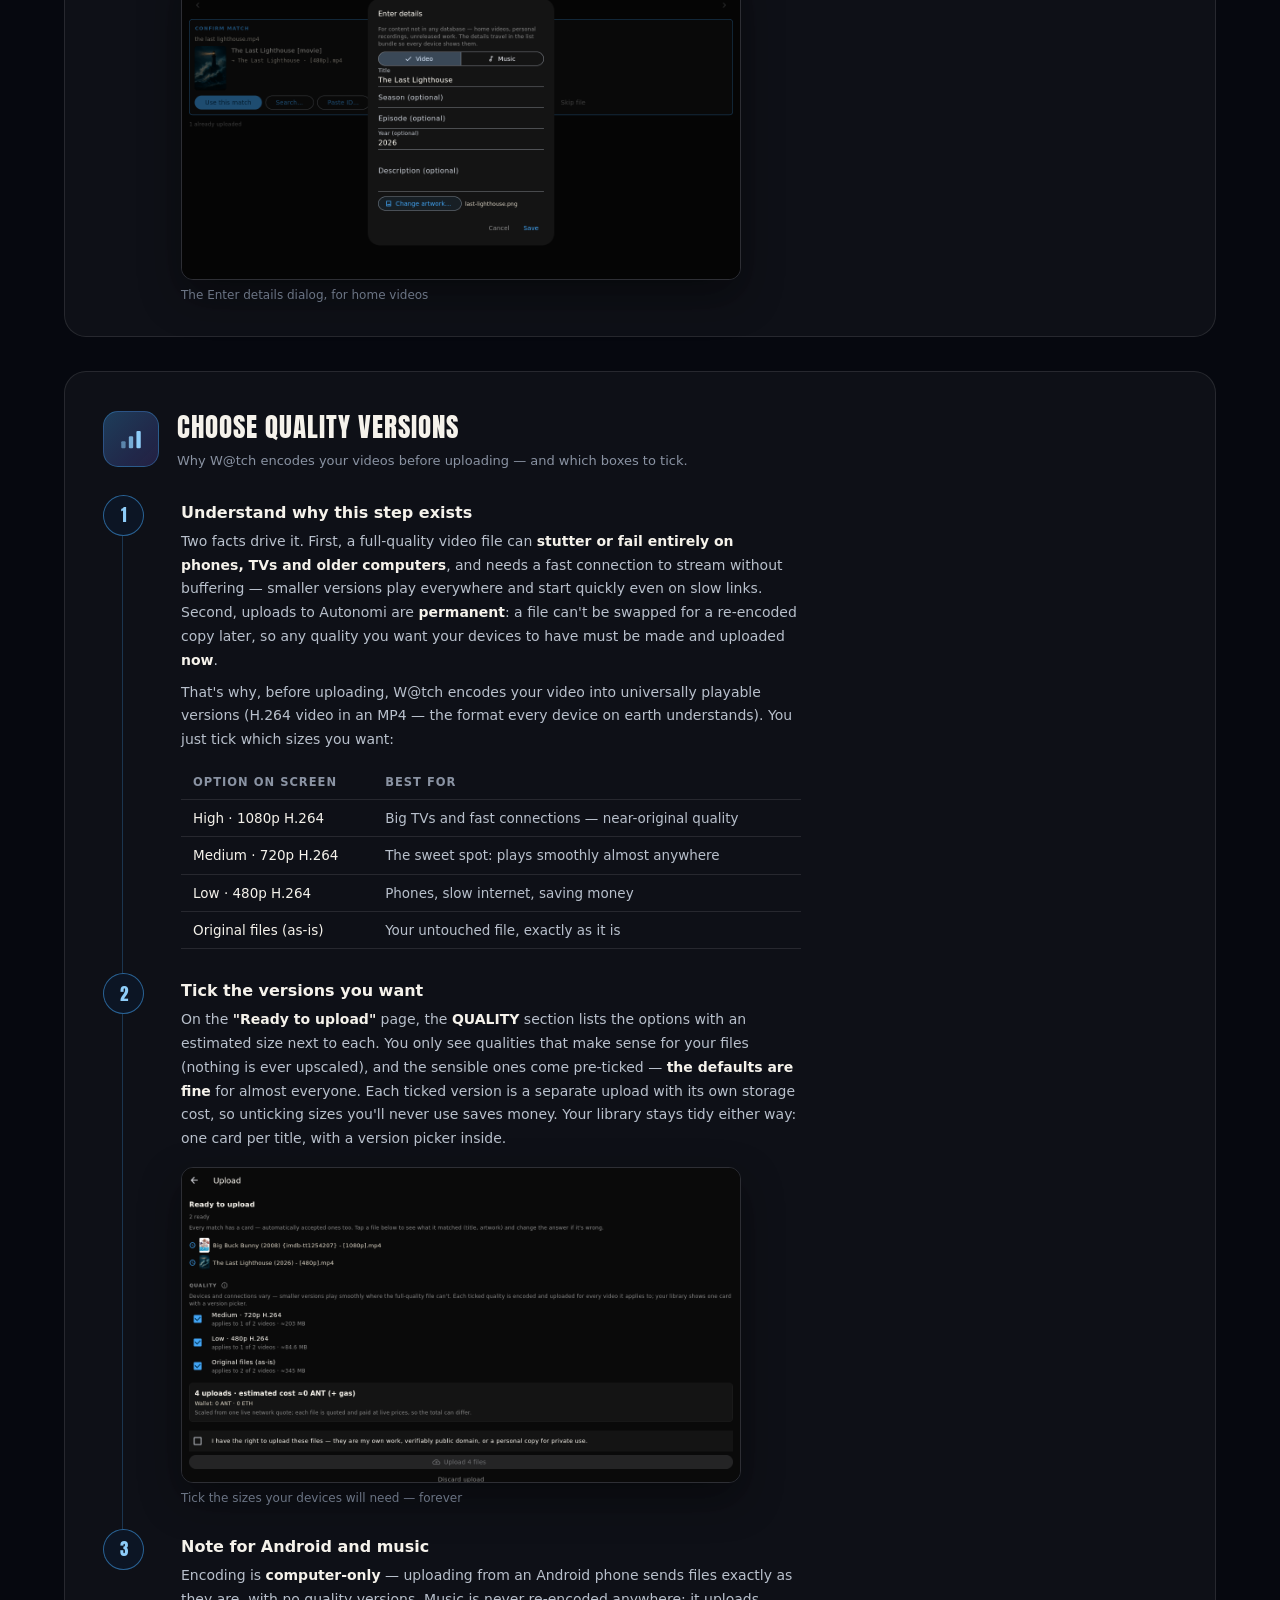
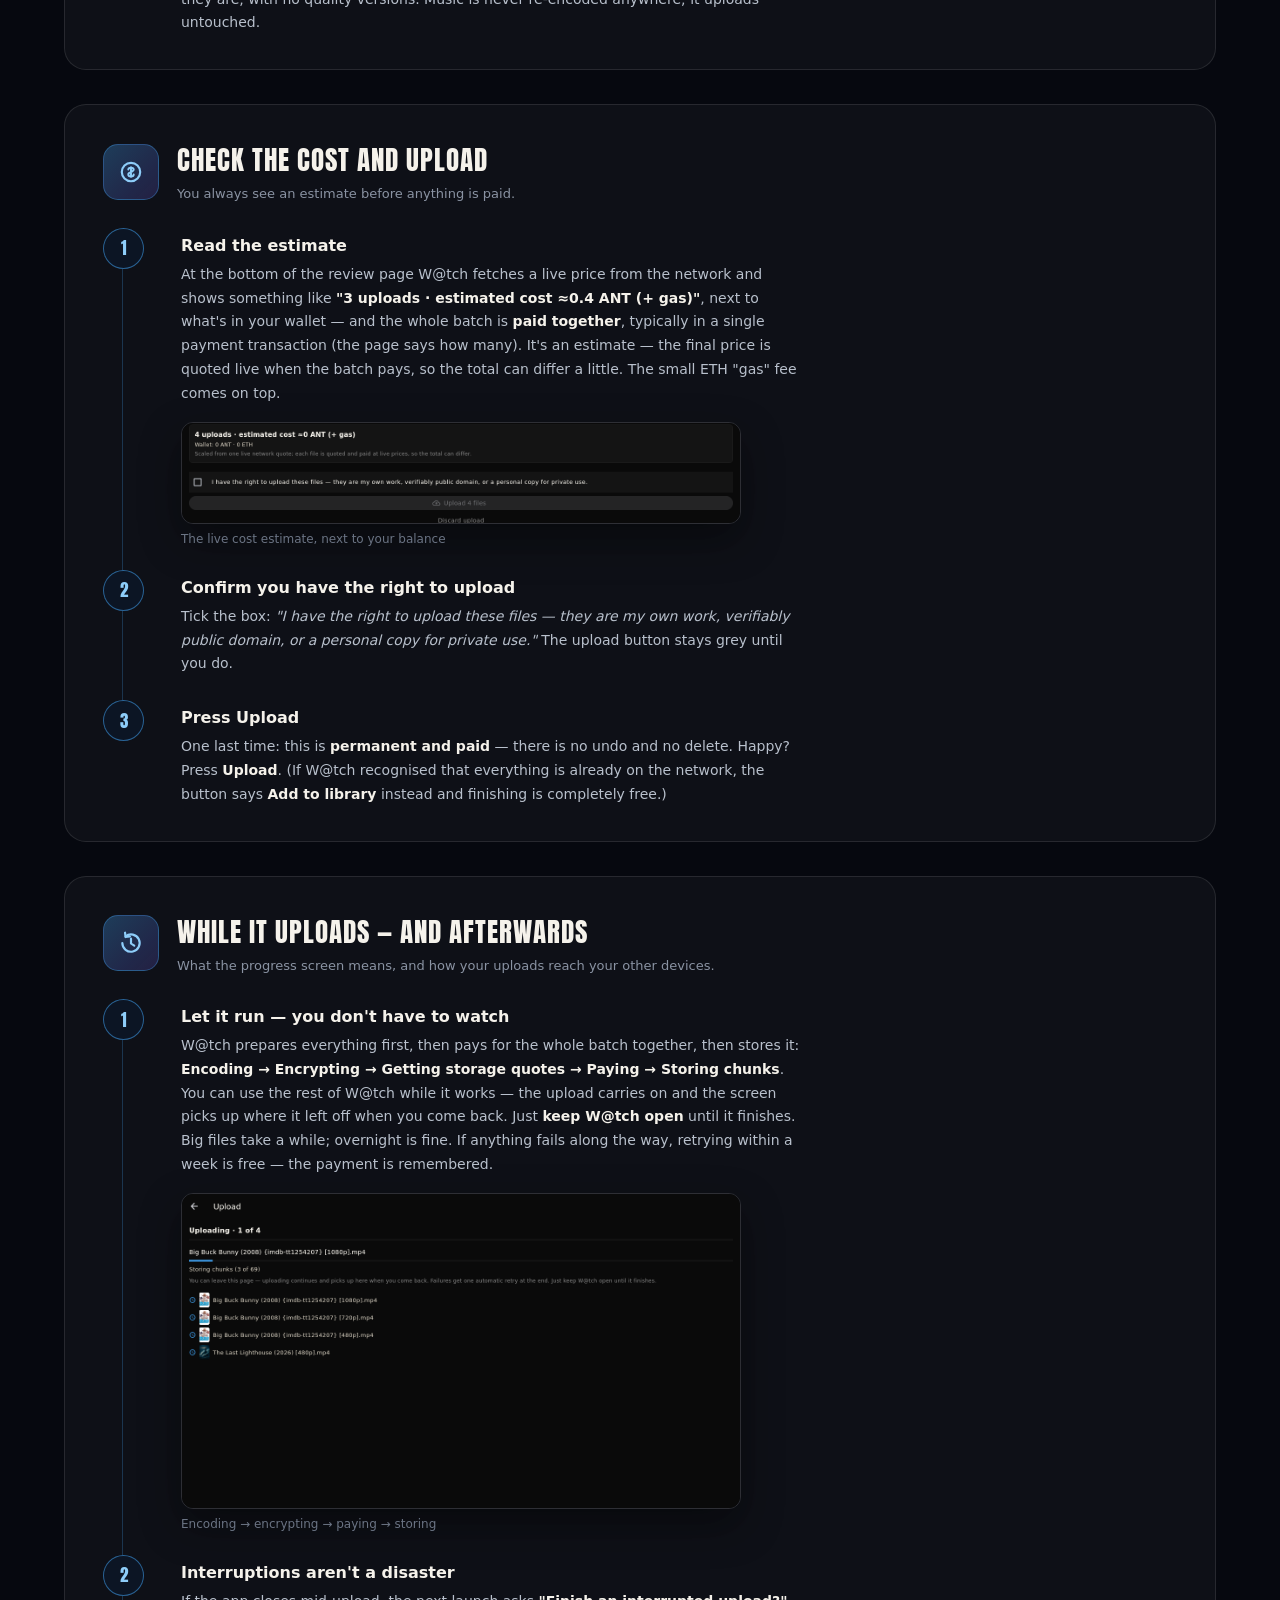
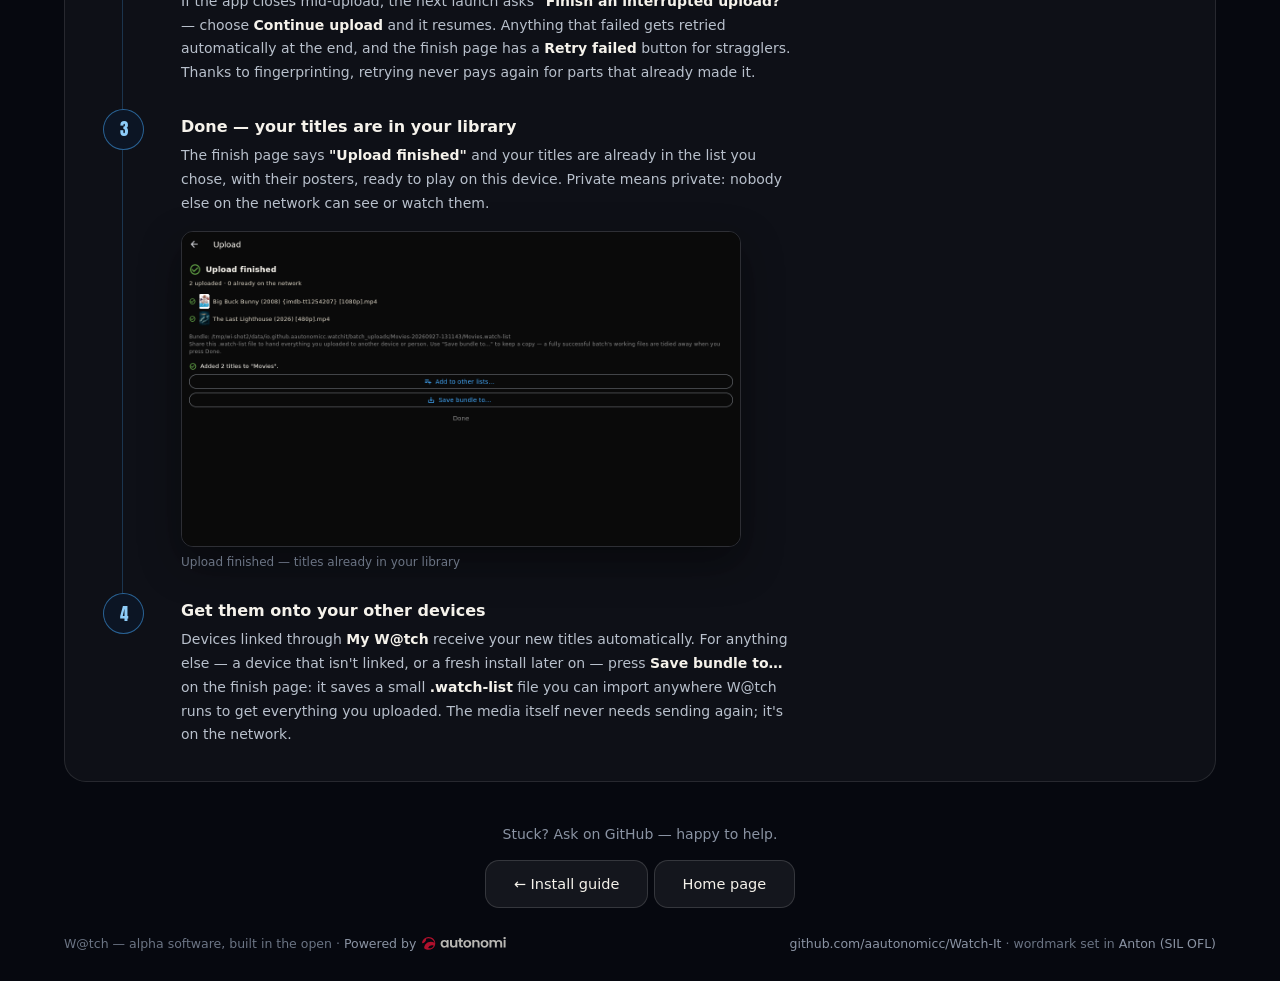
<file: upload.html>
<!DOCTYPE html>
<html lang="en">
<head>
<meta charset="utf-8">
<meta name="viewport" content="width=device-width, initial-scale=1">
<title>How to upload with W@tch — step-by-step guide</title>
<meta name="description" content="Plain-English, step-by-step instructions for uploading your own films, home videos and music to the Autonomi network with W@tch — wallet setup, quality versions, encoding and cost explained.">
<link rel="icon" href="assets/icon.svg" type="image/svg+xml">
<meta property="og:title" content="How to upload with W@tch">
<meta property="og:description" content="Simple step-by-step guide to uploading your own media to the Autonomi network — wallet, quality versions and cost explained in plain English.">
<meta property="og:image" content="https://aautonomicc.github.io/watch-site/assets/social-preview.png">
<meta property="og:url" content="https://aautonomicc.github.io/watch-site/upload.html">
<meta property="og:type" content="website">
<link rel="stylesheet" href="style.css">
</head>
<body>
<div class="bgfx"></div>
<div class="page">

<nav>
  <a class="lockup" href="index.html" aria-label="W@tch home">
    <svg width="34" height="34" viewBox="0 0 512 512" aria-hidden="true"><rect width="512" height="512" rx="110" fill="#0a0a0a" stroke="rgba(255,255,255,0.16)" stroke-width="8"/><path d="M 128 160 L 179.2 160 L 212.8 400 L 184 400 Z" fill="#f5f2eb"/><path d="M 230.4 160 L 281.6 160 L 270.4 400 L 241.6 400 Z" fill="#42a5f5"/><path d="M 332.8 160 L 384 160 L 328 400 L 299.2 400 Z" fill="#f5f2eb"/></svg>
    <div class="wordmark">W<span class="accent">@</span>tch</div>
  </a>
  <div class="navpill">
    <a href="index.html">Home</a>
    <a href="install.html">Install</a>
    <a href="upload.html" class="navcurrent">Upload</a>
    <a href="security.html">Security</a>
    <a href="https://github.com/aautonomicc/Watch-It">GitHub</a>
  </div>
</nav>

<header class="guidehero">
  <h1>How to upload<br>with W<span class="accent">@</span>tch</h1>
  <p class="sub">Put your own films, home videos and music onto the Autonomi network, so every device you own can stream them forever. Step by step, in plain English.</p>
  <div class="platjump">
    <a href="#need">What you'll need</a>
    <a href="#wallet">Wallet</a>
    <a href="#files">Add your files</a>
    <a href="#match">Matching</a>
    <a href="#quality">Quality versions</a>
    <a href="#pay">Cost &amp; upload</a>
    <a href="#after">Afterwards</a>
  </div>
  <p class="guidenote">Uploads are <b>private</b> — only you and your linked devices can watch them. Nothing is published to anyone else. But they are also <b>permanent</b>: once a file is on the network it can never be edited or deleted, and storage is paid once, up front. Worth reading this page to the end before your first upload.</p>
</header>

<!-- ============ WHAT YOU'LL NEED ============ -->
<section class="platform" id="need">
  <div class="plathead"><div class="platicon"><svg width="26" height="26" viewBox="0 0 24 24" aria-hidden="true"><path d="M5 12.5 L10 17.5 L19 6.5" fill="none" stroke="#8ecdf9" stroke-width="2.5" stroke-linecap="round" stroke-linejoin="round"/></svg></div><div><h2>What you'll need</h2><p>Three things, all covered below. Ten minutes of setup, once.</p></div></div>
  <ol class="steps">
    <li>
      <h3>W@tch on a computer (best) or Android phone</h3>
      <p>Uploading works on <b>Windows, Mac, Linux and Android</b> — not on TVs. A computer is the best place to do it: only the computer versions can make the smaller "quality versions" of your videos (explained <a href="#quality">below</a>). Haven't installed W@tch yet? Follow the <a href="install.html">install guide</a> first.</p>
    </li>
    <li>
      <h3>A small amount of money in the app's wallet</h3>
      <p>The Autonomi network charges a <b>one-off storage fee</b> for every upload — you pay once, and the file stays up forever with no monthly cost. Payment uses two currencies: <b>ANT</b> (Autonomi's own token, which pays for the storage) and a little <b>ETH</b> (which pays the transaction fee). The next section shows you how to set that up.</p>
    </li>
    <li>
      <h3>Files you have the right to upload</h3>
      <p>Your own work, verifiably public-domain films, or personal copies for your own private use. You'll be asked to confirm this before every upload.</p>
    </li>
  </ol>
</section>

<!-- ============ WALLET ============ -->
<section class="platform" id="wallet">
  <div class="plathead"><div class="platicon"><svg width="26" height="26" viewBox="0 0 24 24" aria-hidden="true"><rect x="2.5" y="6" width="19" height="13" rx="2.5" fill="none" stroke="#8ecdf9" stroke-width="2"/><path d="M2.5 9.5 L21.5 9.5" stroke="#8ecdf9" stroke-width="2"/><circle cx="17" cy="14.5" r="1.3" fill="#8ecdf9"/></svg></div><div><h2>Set up and fund your wallet</h2><p>One-time setup. W@tch has a wallet built in — no other app needed.</p></div></div>
  <ol class="steps">
    <li>
      <h3>Open the wallet screen</h3>
      <p>In W@tch, open <b>Settings</b> and under <b>WALLET</b> choose <b>Wallet</b>. (You'll also be offered a <b>Set up wallet</b> button the first time you visit the Upload page.)</p>
      <figure class="stepshot"><img src="assets/upload/wallet-1-setup.png" alt="W@tch wallet setup screen with the Create new wallet and Import existing wallet buttons" width="1200" height="700" onload="this.closest('figure').style.display='block'"><figcaption>The wallet screen before setup</figcaption></figure>
    </li>
    <li>
      <h3>Create the wallet and write down the 12 words</h3>
      <p>Choose <b>Create new wallet</b>. W@tch shows <b>12 recovery words</b> — write them on paper and keep them somewhere safe. They are the only way to get your money back if this device is ever lost — and they also restore your whole W@tch library on a fresh install once you've used <b>Settings → Backup</b> — and <b>anyone who sees them can take the money and read your backups</b>, so don't photograph them or save them in a file. Tap <b>I've written them down</b>, then confirm by retyping the three words it asks for and press <b>Create wallet</b>.</p>
      <p>Already have a wallet? <b>Import existing wallet</b> accepts a 12- or 24-word phrase or a private key instead.</p>
      <p>On a desktop you can instead connect a <b>Trezor hardware wallet</b> (plain USB, no extra software): the keys never leave the device, every payment waits for a physical tap on it (one tap per payment, and a device passphrase is asked once per run), and W@tch tells you on screen — with a chime — whenever the device is waiting for you. And where W@tch has to keep a software wallet's key in a file rather than the system keychain, you can protect that file with a <b>passphrase</b> — W@tch then asks for it after each restart.</p>
      <figure class="stepshot"><img src="assets/upload/wallet-2-seed.png" alt="Back up your wallet screen in W@tch showing the 12 recovery words" width="1200" height="700" onload="this.closest('figure').style.display='block'"><figcaption>Write the 12 words on paper</figcaption></figure>
    </li>
    <li>
      <h3>Put money in it</h3>
      <p>The wallet screen shows your address and two balances: <b>ANT</b> (pays for storage) and <b>ETH</b> (pays transaction fees). Send some of each to your address <b>from an exchange or another wallet, choosing "Arbitrum One" as the network</b> — that network choice matters, it's how these tokens travel. A few pounds' worth of each goes a long way; a feature film typically costs well under 1&nbsp;ANT to store.</p>
      <p>Treat it like cash in a pocket: keep only small amounts in this wallet and top it up when you need to.</p>
      <figure class="stepshot"><img src="assets/upload/wallet-3-funded.png" alt="W@tch wallet screen showing the address and the ANT and ETH balances" width="1200" height="700" onload="this.closest('figure').style.display='block'"><figcaption>Funded and ready — ANT for storage, ETH for fees</figcaption></figure>
    </li>
    <li>
      <h3>Optional but worth it: a free TMDB key</h3>
      <p>W@tch names your films and fetches posters from <b>The Movie Database (TMDB)</b>. That needs a free key: sign up at <b>themoviedb.org</b>, request an API key in your account settings, and paste it into W@tch under <b>Settings → METADATA → TMDB API key</b>. Without one, video titles just come from the file names (music doesn't need any key).</p>
      <figure class="stepshot"><img src="assets/upload/tmdb-key.png" alt="W@tch settings screen with the TMDB API key field" width="1200" height="700" onload="this.closest('figure').style.display='block'"><figcaption>Paste your TMDB key into Settings → METADATA</figcaption></figure>
    </li>
  </ol>
</section>

<!-- ============ ADD YOUR FILES ============ -->
<section class="platform" id="files">
  <div class="plathead"><div class="platicon"><svg width="26" height="26" viewBox="0 0 24 24" aria-hidden="true"><path d="M6 3.5 h8 l4 4 v13 h-12 Z" fill="none" stroke="#8ecdf9" stroke-width="2" stroke-linejoin="round"/><path d="M14 3.5 v4 h4" fill="none" stroke="#8ecdf9" stroke-width="2" stroke-linejoin="round"/><path d="M12 10.5 v6 M9.3 13.7 L12 16.5 L14.7 13.7" fill="none" stroke="#8ecdf9" stroke-width="2" stroke-linecap="round" stroke-linejoin="round"/></svg></div><div><h2>Start an upload and add your files</h2><p>One file or a whole folder at once.</p></div></div>
  <ol class="steps">
    <li>
      <h3>Open the uploader</h3>
      <p>Go to <b>Settings</b> and choose <b>Upload</b> (it says <i>"Private · only your devices"</i> underneath). Read the short intro, then press <b>Upload files or folders</b>.</p>
      <figure class="stepshot"><img src="assets/upload/upload-1-doorway.png" alt="The W@tch Upload page with the wallet status and the Upload files or folders button" width="1200" height="700" onload="this.closest('figure').style.display='block'"><figcaption>Settings → Upload → Upload files or folders</figcaption></figure>
    </li>
    <li>
      <h3>Pick your files</h3>
      <p>Press <b>Add files</b> and choose your videos or music — or on a computer, <b>Add a folder</b> to grab everything in a folder at once. All the common formats work (mp4, mkv, avi, mov, mp3, flac and more).</p>
      <figure class="stepshot"><img src="assets/upload/upload-2-add-files.png" alt="The uploader's setup stage with several files added to the batch" width="1200" height="700" onload="this.closest('figure').style.display='block'"><figcaption>Add files, or a whole folder</figcaption></figure>
    </li>
    <li>
      <h3>Choose which list they'll appear in</h3>
      <p>W@tch suggests a sensible home for them — <b>Movies</b>, <b>TV Shows</b> or <b>Music</b>. Press <b>Choose another list…</b> to pick a different one or <b>Create a new list…</b> to make one (say, "Home videos").</p>
    </li>
    <li>
      <h3>Press "Match and prepare"</h3>
      <p>That starts the automatic identification step — next section.</p>
    </li>
  </ol>
</section>

<!-- ============ MATCHING ============ -->
<section class="platform" id="match">
  <div class="plathead"><div class="platicon"><svg width="26" height="26" viewBox="0 0 24 24" aria-hidden="true"><circle cx="10.5" cy="10.5" r="6" fill="none" stroke="#8ecdf9" stroke-width="2"/><path d="M15 15 L20.5 20.5" stroke="#8ecdf9" stroke-width="2.5" stroke-linecap="round"/></svg></div><div><h2>Let W@tch identify your files</h2><p>Mostly automatic — you only step in when it isn't sure.</p></div></div>
  <ol class="steps">
    <li>
      <h3>Wait while it works through the files</h3>
      <p>For each file W@tch does three things: it <b>fingerprints</b> the file (reads it once so anything you've already uploaded is recognised and <b>never paid for twice</b> — large files take a while), reads the technical details, and looks the title up on <b>TMDB</b> (videos) or <b>MusicBrainz</b> (music) to fetch the proper name, description and poster or cover art. Matched files are renamed to their official W@tch name — you don't type anything.</p>
      <figure class="stepshot"><img src="assets/upload/upload-3-matching.png" alt="The uploader matching files, showing the fingerprinting and lookup progress" width="1200" height="700" onload="this.closest('figure').style.display='block'"><figcaption>Fingerprint → media info → database lookup</figcaption></figure>
    </li>
    <li>
      <h3>Answer the review cards, if any appear</h3>
      <p>When W@tch isn't certain, it shows the file with its best guess. Press <b>Use this match</b> if it's right, or <b>Search…</b> to find the correct title. Music is reviewed one album at a time.</p>
      <figure class="stepshot"><img src="assets/upload/upload-4-review-match.png" alt="A review card in the uploader asking to confirm a movie match" width="1200" height="700" onload="this.closest('figure').style.display='block'"><figcaption>Confirm uncertain matches with one press</figcaption></figure>
    </li>
    <li>
      <h3>Home videos: enter the details yourself</h3>
      <p>For anything that isn't in the databases — family videos, your own recordings — press <b>Enter details…</b> and fill in a title (plus year, artist, album and so on if you like), and optionally pick artwork. That's the only time you type metadata by hand.</p>
      <figure class="stepshot"><img src="assets/upload/upload-5-enter-details.png" alt="The Enter details dialog with title, year and artwork fields" width="1200" height="700" onload="this.closest('figure').style.display='block'"><figcaption>The Enter details dialog, for home videos</figcaption></figure>
    </li>
  </ol>
</section>

<!-- ============ QUALITY VERSIONS ============ -->
<section class="platform" id="quality">
  <div class="plathead"><div class="platicon"><svg width="26" height="26" viewBox="0 0 24 24" aria-hidden="true"><rect x="3" y="14" width="4" height="6.5" rx="1" fill="#8ecdf9" opacity="0.55"/><rect x="10" y="9.5" width="4" height="11" rx="1" fill="#8ecdf9" opacity="0.8"/><rect x="17" y="4.5" width="4" height="16" rx="1" fill="#8ecdf9"/></svg></div><div><h2>Choose quality versions</h2><p>Why W@tch encodes your videos before uploading — and which boxes to tick.</p></div></div>
  <ol class="steps">
    <li>
      <h3>Understand why this step exists</h3>
      <p>Two facts drive it. First, a full-quality video file can <b>stutter or fail entirely on phones, TVs and older computers</b>, and needs a fast connection to stream without buffering — smaller versions play everywhere and start quickly even on slow links. Second, uploads to Autonomi are <b>permanent</b>: a file can't be swapped for a re-encoded copy later, so any quality you want your devices to have must be made and uploaded <b>now</b>.</p>
      <p>That's why, before uploading, W@tch encodes your video into universally playable versions (H.264 video in an MP4 — the format every device on earth understands). You just tick which sizes you want:</p>
      <table class="qualtable">
        <tr><th>Option on screen</th><th>Best for</th></tr>
        <tr><td>High · 1080p H.264</td><td>Big TVs and fast connections — near-original quality</td></tr>
        <tr><td>Medium · 720p H.264</td><td>The sweet spot: plays smoothly almost anywhere</td></tr>
        <tr><td>Low · 480p H.264</td><td>Phones, slow internet, saving money</td></tr>
        <tr><td>Original files (as-is)</td><td>Your untouched file, exactly as it is</td></tr>
      </table>
    </li>
    <li>
      <h3>Tick the versions you want</h3>
      <p>On the <b>"Ready to upload"</b> page, the <b>QUALITY</b> section lists the options with an estimated size next to each. You only see qualities that make sense for your files (nothing is ever upscaled), and the sensible ones come pre-ticked — <b>the defaults are fine</b> for almost everyone. Each ticked version is a separate upload with its own storage cost, so unticking sizes you'll never use saves money. Your library stays tidy either way: one card per title, with a version picker inside.</p>
      <figure class="stepshot"><img src="assets/upload/upload-6-quality.png" alt="The QUALITY section of the review page with the High, Medium and Low checkboxes" width="1200" height="700" onload="this.closest('figure').style.display='block'"><figcaption>Tick the sizes your devices will need — forever</figcaption></figure>
    </li>
    <li>
      <h3>Note for Android and music</h3>
      <p>Encoding is <b>computer-only</b> — uploading from an Android phone sends files exactly as they are, with no quality versions. Music is never re-encoded anywhere; it uploads untouched.</p>
    </li>
  </ol>
</section>

<!-- ============ COST & UPLOAD ============ -->
<section class="platform" id="pay">
  <div class="plathead"><div class="platicon"><svg width="26" height="26" viewBox="0 0 24 24" aria-hidden="true"><circle cx="12" cy="12" r="8.5" fill="none" stroke="#8ecdf9" stroke-width="2"/><path d="M12 7.5 v9 M9.5 9.8 c0-1 1.1-1.8 2.5-1.8 s2.5 0.8 2.5 1.8 c0 2.6-5 1.8-5 4.4 c0 1 1.1 1.8 2.5 1.8 s2.5-0.8 2.5-1.8" fill="none" stroke="#8ecdf9" stroke-width="1.8" stroke-linecap="round"/></svg></div><div><h2>Check the cost and upload</h2><p>You always see an estimate before anything is paid.</p></div></div>
  <ol class="steps">
    <li>
      <h3>Read the estimate</h3>
      <p>At the bottom of the review page W@tch fetches a live price from the network and shows something like <b>"3 uploads · estimated cost ≈0.4 ANT (+ gas)"</b>, next to what's in your wallet — and the whole batch is <b>paid together</b>, typically in a single payment transaction (the page says how many). It's an estimate — the final price is quoted live when the batch pays, so the total can differ a little. The small ETH "gas" fee comes on top.</p>
      <figure class="stepshot"><img src="assets/upload/upload-7-cost.png" alt="The cost estimate box showing the estimated ANT cost and wallet balance" width="1200" height="700" onload="this.closest('figure').style.display='block'"><figcaption>The live cost estimate, next to your balance</figcaption></figure>
    </li>
    <li>
      <h3>Confirm you have the right to upload</h3>
      <p>Tick the box: <i>"I have the right to upload these files — they are my own work, verifiably public domain, or a personal copy for private use."</i> The upload button stays grey until you do.</p>
    </li>
    <li>
      <h3>Press Upload</h3>
      <p>One last time: this is <b>permanent and paid</b> — there is no undo and no delete. Happy? Press <b>Upload</b>. (If W@tch recognised that everything is already on the network, the button says <b>Add to library</b> instead and finishing is completely free.)</p>
    </li>
  </ol>
</section>

<!-- ============ AFTERWARDS ============ -->
<section class="platform" id="after">
  <div class="plathead"><div class="platicon"><svg width="26" height="26" viewBox="0 0 24 24" aria-hidden="true"><path d="M4 12 a8 8 0 1 0 3-6.2" fill="none" stroke="#8ecdf9" stroke-width="2" stroke-linecap="round"/><path d="M6.5 2.5 L7 6.5 L11 6" fill="none" stroke="#8ecdf9" stroke-width="2" stroke-linecap="round" stroke-linejoin="round"/><path d="M12 8 v4.5 l3 2" fill="none" stroke="#8ecdf9" stroke-width="2" stroke-linecap="round"/></svg></div><div><h2>While it uploads — and afterwards</h2><p>What the progress screen means, and how your uploads reach your other devices.</p></div></div>
  <ol class="steps">
    <li>
      <h3>Let it run — you don't have to watch</h3>
      <p>W@tch prepares everything first, then pays for the whole batch together, then stores it: <b>Encoding → Encrypting → Getting storage quotes → Paying → Storing chunks</b>. You can use the rest of W@tch while it works — the upload carries on and the screen picks up where it left off when you come back. Just <b>keep W@tch open</b> until it finishes. Big files take a while; overnight is fine. If anything fails along the way, retrying within a week is free — the payment is remembered.</p>
      <figure class="stepshot"><img src="assets/upload/upload-8-progress.png" alt="The uploading screen showing the current file's progress through the upload phases" width="1200" height="700" onload="this.closest('figure').style.display='block'"><figcaption>Encoding → encrypting → paying → storing</figcaption></figure>
    </li>
    <li>
      <h3>Interruptions aren't a disaster</h3>
      <p>If the app closes mid-upload, the next launch asks <b>"Finish an interrupted upload?"</b> — choose <b>Continue upload</b> and it resumes. Anything that failed gets retried automatically at the end, and the finish page has a <b>Retry failed</b> button for stragglers. Thanks to fingerprinting, retrying never pays again for parts that already made it.</p>
    </li>
    <li>
      <h3>Done — your titles are in your library</h3>
      <p>The finish page says <b>"Upload finished"</b> and your titles are already in the list you chose, with their posters, ready to play on this device. Private means private: nobody else on the network can see or watch them.</p>
      <figure class="stepshot"><img src="assets/upload/upload-9-done.png" alt="The Upload finished page listing the uploaded titles" width="1200" height="700" onload="this.closest('figure').style.display='block'"><figcaption>Upload finished — titles already in your library</figcaption></figure>
    </li>
    <li>
      <h3>Get them onto your other devices</h3>
      <p>Devices linked through <b>My W@tch</b> receive your new titles automatically. For anything else — a device that isn't linked, or a fresh install later on — press <b>Save bundle to…</b> on the finish page: it saves a small <b>.watch-list</b> file you can import anywhere W@tch runs to get everything you uploaded. The media itself never needs sending again; it's on the network.</p>
    </li>
  </ol>
</section>

<section class="guidefoot">
  <p>Stuck? Ask on <a href="https://github.com/aautonomicc/Watch-It/issues">GitHub</a> — happy to help.</p>
  <a class="btn-glass" href="install.html">&larr; Install guide</a>
  <a class="btn-glass" href="index.html">Home page</a>
</section>

<footer>
  <div>W@tch — alpha software, built in the open · <a class="footpowered" href="https://autonomi.com/" target="_blank" rel="noopener">Powered by <img src="assets/autonomi-wordmark.svg" alt="Autonomi" width="83" height="13"></a></div>
  <div><a href="https://github.com/aautonomicc/Watch-It">github.com/aautonomicc/Watch-It</a> · wordmark set in <a href="assets/fonts/Anton-OFL.txt">Anton (SIL OFL)</a></div>
</footer>

</div>
</body>
</html>
</file>
<file: style.css>
/* W@tch site — neon glass (style 5). Palette from the app's WiTokens:
   ink #0A0A0A / bone #F5F2EB / accent #42A5F5. */

@font-face {
  font-family: 'Anton';
  src: url('assets/fonts/Anton-Regular.ttf') format('truetype');
  font-display: swap;
}

* { margin: 0; padding: 0; box-sizing: border-box; }

html { scroll-behavior: smooth; }

body {
  color: #F5F2EB;
  font-family: 'Segoe UI', 'DejaVu Sans', system-ui, sans-serif;
  background: #06080f;
  min-height: 100vh;
}

.bgfx {
  position: fixed; inset: 0; z-index: 0; pointer-events: none;
  background:
    radial-gradient(700px 500px at 15% 5%, rgba(66,165,245,0.22), transparent 65%),
    radial-gradient(600px 450px at 92% 22%, rgba(120,90,240,0.18), transparent 65%),
    radial-gradient(800px 600px at 50% 78%, rgba(66,165,245,0.10), transparent 70%);
}

.page { position: relative; z-index: 1; max-width: 1280px; margin: 0 auto; }
.accent { color: #42A5F5; }
.grad {
  background: linear-gradient(100deg, #42A5F5, #7ee0ff);
  -webkit-background-clip: text; background-clip: text; color: transparent;
}
a { color: inherit; text-decoration: none; }

/* nav */
nav { display: flex; align-items: center; justify-content: space-between; padding: 26px 64px; gap: 16px; flex-wrap: wrap; }
.lockup { display: flex; align-items: center; gap: 13px; }
.wordmark { font-family: 'Anton', sans-serif; font-size: 27px; letter-spacing: 0.5px; }
.navpill {
  display: flex; gap: 8px; background: rgba(255,255,255,0.05); border: 1px solid rgba(255,255,255,0.10);
  border-radius: 999px; padding: 7px 10px; font-size: 13px; color: #c9c4b8;
}
.navpill a { padding: 7px 18px; border-radius: 999px; transition: background 0.15s, color 0.15s; }
.navpill a:hover { background: rgba(66,165,245,0.18); color: #F5F2EB; }

/* hero split */
.hero { display: flex; align-items: center; gap: 40px; padding: 62px 64px 40px; }
.hleft { flex: 1.0; }
.chip {
  display: inline-flex; align-items: center; gap: 9px; background: rgba(66,165,245,0.10);
  border: 1px solid rgba(66,165,245,0.35); border-radius: 999px; padding: 7px 16px;
  font-size: 12px; color: #9fd0f8; letter-spacing: 1px;
}
.chip .dot { width: 7px; height: 7px; border-radius: 50%; background: #7CCB8E; }
h1 {
  font-family: 'Anton', sans-serif; font-size: clamp(44px, 5.6vw, 72px); line-height: 1.08;
  letter-spacing: 1px; margin-top: 22px; text-transform: uppercase; font-weight: normal;
}
.sub { font-size: 16px; color: #b8c0cc; line-height: 1.7; margin-top: 20px; max-width: 460px; }
.ctas { display: flex; gap: 14px; margin-top: 34px; align-items: center; flex-wrap: wrap; }
.btn-primary {
  display: inline-block; background: linear-gradient(100deg, #42A5F5, #67c6ff); color: #06121f;
  font-weight: bold; padding: 16px 32px; border-radius: 14px; font-size: 15px;
  box-shadow: 0 10px 34px rgba(66,165,245,0.35); transition: transform 0.15s, box-shadow 0.15s;
}
.btn-primary:hover { transform: translateY(-2px); box-shadow: 0 14px 40px rgba(66,165,245,0.5); }
.btn-glass {
  display: inline-block; background: rgba(255,255,255,0.06); border: 1px solid rgba(255,255,255,0.14);
  color: #F5F2EB; padding: 15px 28px; border-radius: 14px; font-size: 14.5px; transition: background 0.15s;
}
.btn-glass:hover { background: rgba(255,255,255,0.12); }
.stats { display: flex; gap: 34px; margin-top: 40px; flex-wrap: wrap; }
.stat b { font-family: 'Anton', sans-serif; font-size: 26px; letter-spacing: 0.5px; display: block; font-weight: normal; }
.stat span { font-size: 11.5px; color: #8a93a3; letter-spacing: 1.2px; }

/* floating screenshot */
.hright { flex: 1.15; perspective: 1400px; min-width: 0; }
.shotcard {
  transform: rotateY(-8deg) rotateX(2deg); border-radius: 18px; overflow: hidden;
  border: 1px solid rgba(255,255,255,0.14); background: rgba(255,255,255,0.04);
  box-shadow: 0 40px 90px rgba(0,0,0,0.65), 0 0 80px rgba(66,165,245,0.18);
}
.shotcard img { width: 100%; height: auto; display: block; }
.floatchip { position: relative; }
.fc {
  position: absolute; z-index: 2; background: rgba(13,18,26,0.75); border: 1px solid rgba(255,255,255,0.14);
  border-radius: 12px; padding: 11px 16px; font-size: 12.5px; color: #dfe6ef; backdrop-filter: blur(6px);
  box-shadow: 0 12px 30px rgba(0,0,0,0.5); display: flex; align-items: center; gap: 9px; white-space: nowrap;
}
.fc svg { flex: none; }
.fc-top { top: -18px; right: 26px; }
.fc-bottom { bottom: -16px; left: 22px; }

/* glass feature cards */
.features { display: flex; gap: 20px; padding: 56px 64px 30px; flex-wrap: wrap; }
.gcard {
  flex: 1 1 240px; background: rgba(255,255,255,0.045); border: 1px solid rgba(255,255,255,0.11);
  border-radius: 18px; padding: 26px 24px; backdrop-filter: blur(8px);
}
.gcard .ic {
  width: 42px; height: 42px; border-radius: 12px;
  background: linear-gradient(135deg, rgba(66,165,245,0.30), rgba(120,90,240,0.20));
  border: 1px solid rgba(66,165,245,0.35); display: flex; align-items: center; justify-content: center;
  margin-bottom: 16px;
}
.gcard h3 { font-size: 15.5px; margin-bottom: 9px; }
.gcard .newpill {
  display: inline-block; font-size: 10.5px; letter-spacing: 1.6px; font-weight: 700;
  color: #42A5F5; border: 1px solid rgba(66,165,245,0.45); border-radius: 999px;
  padding: 2px 10px; margin: 0 0 10px; vertical-align: top;
}
.gcard p { font-size: 13px; color: #a7afbc; line-height: 1.6; }

/* screens */
.screens { padding: 46px 64px 20px; }
.sectionhead { font-family: 'Anton', sans-serif; font-size: 34px; letter-spacing: 1px; text-transform: uppercase; font-weight: normal; }
.sectionsub { color: #8a93a3; font-size: 13.5px; margin-top: 10px; }
.shotgrid { display: grid; grid-template-columns: repeat(auto-fit, minmax(280px, 1fr)); gap: 20px; margin-top: 28px; align-items: start; }
.shotcell { min-width: 0; }
.shotframe {
  border-radius: 14px; overflow: hidden; border: 1px solid rgba(255,255,255,0.13);
  background: rgba(255,255,255,0.04); box-shadow: 0 20px 50px rgba(0,0,0,0.5);
}
.shotframe img { width: 100%; height: auto; display: block; }
.shotcell figcaption { font-size: 12.5px; color: #8a93a3; margin-top: 10px; }

/* bottom CTA / download */
.big {
  margin: 46px 64px; text-align: center; background: rgba(255,255,255,0.04);
  border: 1px solid rgba(255,255,255,0.11); border-radius: 22px; padding: 44px 40px;
  position: relative; overflow: hidden;
}
.big .glow { position: absolute; inset: 0; background: radial-gradient(500px 220px at 50% 0%, rgba(66,165,245,0.20), transparent 70%); pointer-events: none; }
.bigmark { position: relative; margin-bottom: 18px; }
.big h2 { font-family: 'Anton', sans-serif; font-size: clamp(30px, 3.6vw, 42px); letter-spacing: 1px; position: relative; font-weight: normal; }
.big > p { color: #a7afbc; font-size: 14px; margin-top: 12px; position: relative; }
.dlrow { display: flex; gap: 14px; justify-content: center; margin-top: 26px; position: relative; flex-wrap: wrap; }
.dlcard {
  background: rgba(66,165,245,0.10); border: 1px solid rgba(66,165,245,0.35); border-radius: 14px;
  padding: 16px 26px; min-width: 150px; transition: background 0.15s, transform 0.15s;
}
.dlcard:hover { background: rgba(66,165,245,0.22); transform: translateY(-2px); }
.dlcard b { display: block; font-size: 15px; }
.dlcard span { font-size: 11.5px; color: #9fd0f8; letter-spacing: 1px; }
.allreleases { margin-top: 20px; position: relative; font-size: 13px; padding: 11px 22px; }
.alphanote { font-size: 11.5px; color: #6b7484; margin-top: 22px; position: relative; line-height: 1.8; }
.installlink { color: #8ecdf9; }
.installlink:hover { color: #F5F2EB; }

/* install guide page */
.navcurrent { background: rgba(66,165,245,0.18); color: #F5F2EB; }
.guidehero { padding: 52px 64px 20px; max-width: 860px; }
.guidehero h1 {
  font-family: 'Anton', sans-serif; font-size: clamp(38px, 4.6vw, 58px); line-height: 1.08;
  letter-spacing: 1px; text-transform: uppercase; font-weight: normal;
}
.guidehero .sub { margin-top: 18px; max-width: 560px; }
.platjump { display: flex; gap: 10px; margin-top: 28px; flex-wrap: wrap; }
.platjump a {
  background: rgba(66,165,245,0.10); border: 1px solid rgba(66,165,245,0.35); border-radius: 999px;
  padding: 10px 20px; font-size: 14px; transition: background 0.15s, transform 0.15s;
}
.platjump a:hover { background: rgba(66,165,245,0.22); transform: translateY(-1px); }
.guidenote {
  margin-top: 26px; font-size: 13px; color: #8a93a3; line-height: 1.6;
  background: rgba(255,255,255,0.04); border: 1px solid rgba(255,255,255,0.10);
  border-radius: 14px; padding: 14px 18px;
}
.platform {
  margin: 34px 64px 0; background: rgba(255,255,255,0.035); border: 1px solid rgba(255,255,255,0.10);
  border-radius: 22px; padding: 34px 38px 30px; scroll-margin-top: 20px;
}
.plathead { display: flex; align-items: center; gap: 18px; }
.platicon {
  flex: none; width: 56px; height: 56px; border-radius: 15px; font-size: 27px;
  background: linear-gradient(135deg, rgba(66,165,245,0.30), rgba(120,90,240,0.20));
  border: 1px solid rgba(66,165,245,0.35); display: flex; align-items: center; justify-content: center;
}
.plathead h2 { font-family: 'Anton', sans-serif; font-size: 27px; letter-spacing: 1px; text-transform: uppercase; font-weight: normal; }
.plathead p { font-size: 13px; color: #8a93a3; margin-top: 4px; line-height: 1.5; }
.platdl { margin-top: 22px; font-size: 14px; padding: 14px 26px; }
.steps { list-style: none; counter-reset: step; margin-top: 26px; }
.steps > li {
  counter-increment: step; position: relative; padding: 0 0 26px 58px;
  border-left: 1px solid rgba(66,165,245,0.25); margin-left: 19px;
}
.steps > li:last-child { border-left-color: transparent; padding-bottom: 4px; }
.steps > li::before {
  content: counter(step); position: absolute; left: -20px; top: -2px;
  width: 39px; height: 39px; border-radius: 50%; background: #0c1524;
  border: 1px solid rgba(66,165,245,0.55); color: #8ecdf9;
  font-family: 'Anton', sans-serif; font-size: 17px;
  display: flex; align-items: center; justify-content: center;
}
.steps h3 { font-size: 16px; padding-top: 6px; }
.steps p { font-size: 14px; color: #b8c0cc; line-height: 1.7; margin-top: 8px; max-width: 620px; }
.steps b { color: #F5F2EB; }
.steps code {
  background: rgba(255,255,255,0.07); border: 1px solid rgba(255,255,255,0.12);
  border-radius: 6px; padding: 2px 7px; font-size: 12.5px;
}
.tvurl {
  display: inline-block; background: rgba(66,165,245,0.12); border: 1px solid rgba(66,165,245,0.45);
  border-radius: 10px; padding: 10px 18px; font-family: monospace; font-size: 17px !important;
  color: #8ecdf9 !important; letter-spacing: 0.5px;
}
/* slots stay hidden until a real screenshot loads (see assets/install/README.md) */
.stepshot { display: none; margin-top: 16px; max-width: 560px; }
.stepshot img {
  width: 100%; height: auto; display: block; border-radius: 12px;
  border: 1px solid rgba(255,255,255,0.13); box-shadow: 0 16px 40px rgba(0,0,0,0.45);
}
.stepshot figcaption { font-size: 12px; color: #6b7484; margin-top: 8px; }
.guidefoot { padding: 44px 64px 20px; text-align: center; }
.guidefoot p { color: #8a93a3; font-size: 14px; margin-bottom: 18px; }

/* upload guide */
.warnnote {
  max-width: 620px; margin-top: 14px; padding: 12px 16px; font-size: 13.5px; line-height: 1.6;
  color: #f0d9a8; background: rgba(240,180,60,0.08); border: 1px solid rgba(240,180,60,0.35);
  border-radius: 12px;
}
.warnnote b { color: #f7e6c4; }
.qualtable { border-collapse: collapse; margin-top: 14px; font-size: 13.5px; max-width: 620px; width: 100%; }
.qualtable th, .qualtable td {
  text-align: left; padding: 8px 12px; border-bottom: 1px solid rgba(255,255,255,0.1);
  color: #b8c0cc; line-height: 1.5;
}
.qualtable th { color: #8a93a3; font-size: 11.5px; text-transform: uppercase; letter-spacing: 1px; font-weight: 600; }
.qualtable td:first-child { color: #F5F2EB; white-space: nowrap; }

/* security page */
.trademarknote {
  margin-top: 26px; font-size: 12px; color: #6b7484; line-height: 1.7; max-width: 620px;
  border-top: 1px solid rgba(255,255,255,0.08); padding-top: 14px;
}
.hsintro { font-size: 14px; color: #b8c0cc; line-height: 1.7; margin-top: 20px; max-width: 640px; }
.hsintro b { color: #F5F2EB; }
.hsgrid { display: flex; gap: 16px; margin-top: 24px; flex-wrap: wrap; }
.hscard {
  flex: 1 1 150px; max-width: 200px; text-align: center;
  background: rgba(255,255,255,0.04); border: 1px solid rgba(255,255,255,0.10);
  border-radius: 16px; padding: 18px 14px 16px;
}
.hscard b { display: block; font-size: 14px; margin-top: 12px; }
.hscard span { display: block; font-size: 11px; color: #8a93a3; letter-spacing: 0.4px; margin-top: 3px; }
.hsframe {
  height: 140px; display: flex; align-items: center; justify-content: center;
  background: #000; border: 1px solid rgba(255,255,255,0.14); border-radius: 10px; overflow: hidden;
}
.hsframe img { display: block; }
.hsmono img { image-rendering: pixelated; }
.hsdl { margin-top: 12px; font-size: 12.5px; padding: 8px 18px; border-radius: 10px; }
.hsnote { font-size: 12px; color: #6b7484; margin-top: 18px; }

footer {
  padding: 8px 64px 30px; display: flex; justify-content: space-between; gap: 12px;
  font-size: 12.5px; color: #6b7484; flex-wrap: wrap;
}
footer a { color: #8a93a3; }
footer a:hover { color: #F5F2EB; }

/* responsive */
@media (max-width: 980px) {
  .hero { flex-direction: column; padding: 42px 32px 32px; }
  .hright { width: 100%; perspective: none; }
  .shotcard { transform: none; }
  nav, .features, .screens, footer { padding-left: 32px; padding-right: 32px; }
  .big { margin: 36px 32px; }
  .guidehero, .guidefoot { padding-left: 32px; padding-right: 32px; }
  .platform { margin-left: 32px; margin-right: 32px; }
}
@media (max-width: 560px) {
  nav { padding: 20px 18px; justify-content: center; }
  .navpill a { padding: 7px 12px; }
  .hero, .features, .screens, footer { padding-left: 18px; padding-right: 18px; }
  .big { margin: 30px 18px; padding: 34px 20px; }
  .guidehero, .guidefoot { padding-left: 18px; padding-right: 18px; }
  .platform { margin-left: 18px; margin-right: 18px; padding: 26px 18px 24px; }
  .steps > li { padding-left: 44px; margin-left: 16px; }
  .steps > li::before { width: 34px; height: 34px; left: -17px; font-size: 15px; }
  .fc-top { top: -14px; right: 8px; }
  .fc-bottom { bottom: -12px; left: 8px; }
  .stats { gap: 22px; }
}

/* Powered by Autonomi — home-page band + footer line (nominative use of the Autonomi wordmark) */
.powered { padding: 6px 64px 10px; }
.poweredcard {
  display: flex; align-items: center; justify-content: center; text-align: center;
  background: rgba(255,255,255,0.04); border: 1px solid rgba(255,255,255,0.11); border-radius: 22px;
  padding: 34px 40px 36px; position: relative; overflow: hidden;
}
.poweredcard::before {
  content: ""; position: absolute; inset: 0; pointer-events: none;
  background: radial-gradient(520px 200px at 50% 0%, rgba(233,19,55,0.16), transparent 70%);
}
.poweredtext { position: relative; max-width: 640px; }
.poweredkicker { font-size: 11.5px; letter-spacing: 2.5px; color: #8a93a3; margin-bottom: 14px; }
.poweredlogo { display: inline-block; }
.poweredlogo img { display: block; width: 256px; height: auto; margin: 0 auto; transition: opacity 0.15s; }
.poweredlogo:hover img { opacity: 0.8; }
.poweredtext p { color: #a7afbc; font-size: 14.5px; line-height: 1.6; margin-top: 18px; }
.poweredtext p b { color: #F5F2EB; font-weight: 600; }
.poweredcta { display: inline-block; margin-top: 20px; }
.footpowered { display: inline-flex; align-items: center; gap: 6px; }
.footpowered img { height: 13px; width: auto; display: inline-block; opacity: 0.75; transition: opacity 0.15s; }
.footpowered:hover img { opacity: 1; }
@media (max-width: 980px) { .powered { padding-left: 32px; padding-right: 32px; } }
@media (max-width: 560px) { .powered { padding-left: 18px; padding-right: 18px; } .poweredcard { padding: 28px 20px; } .poweredlogo img { width: 200px; } }
</file>
